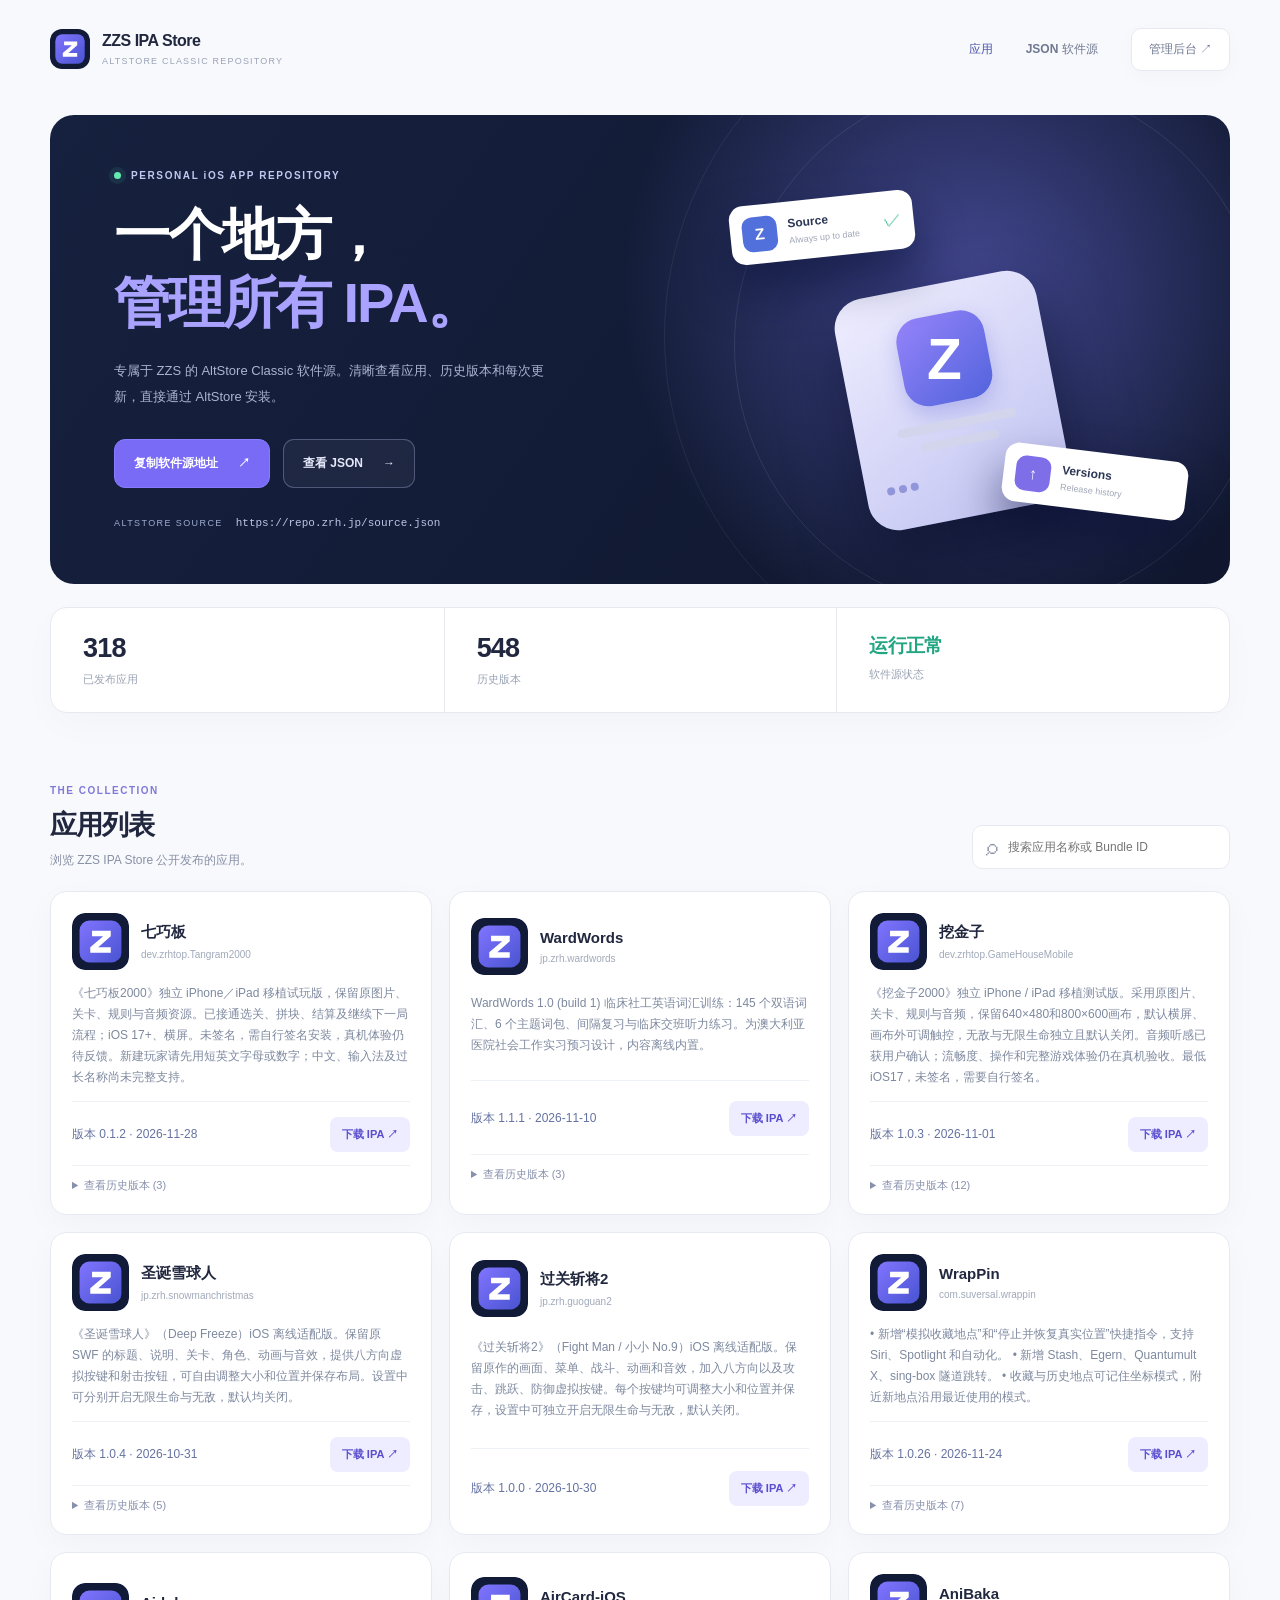
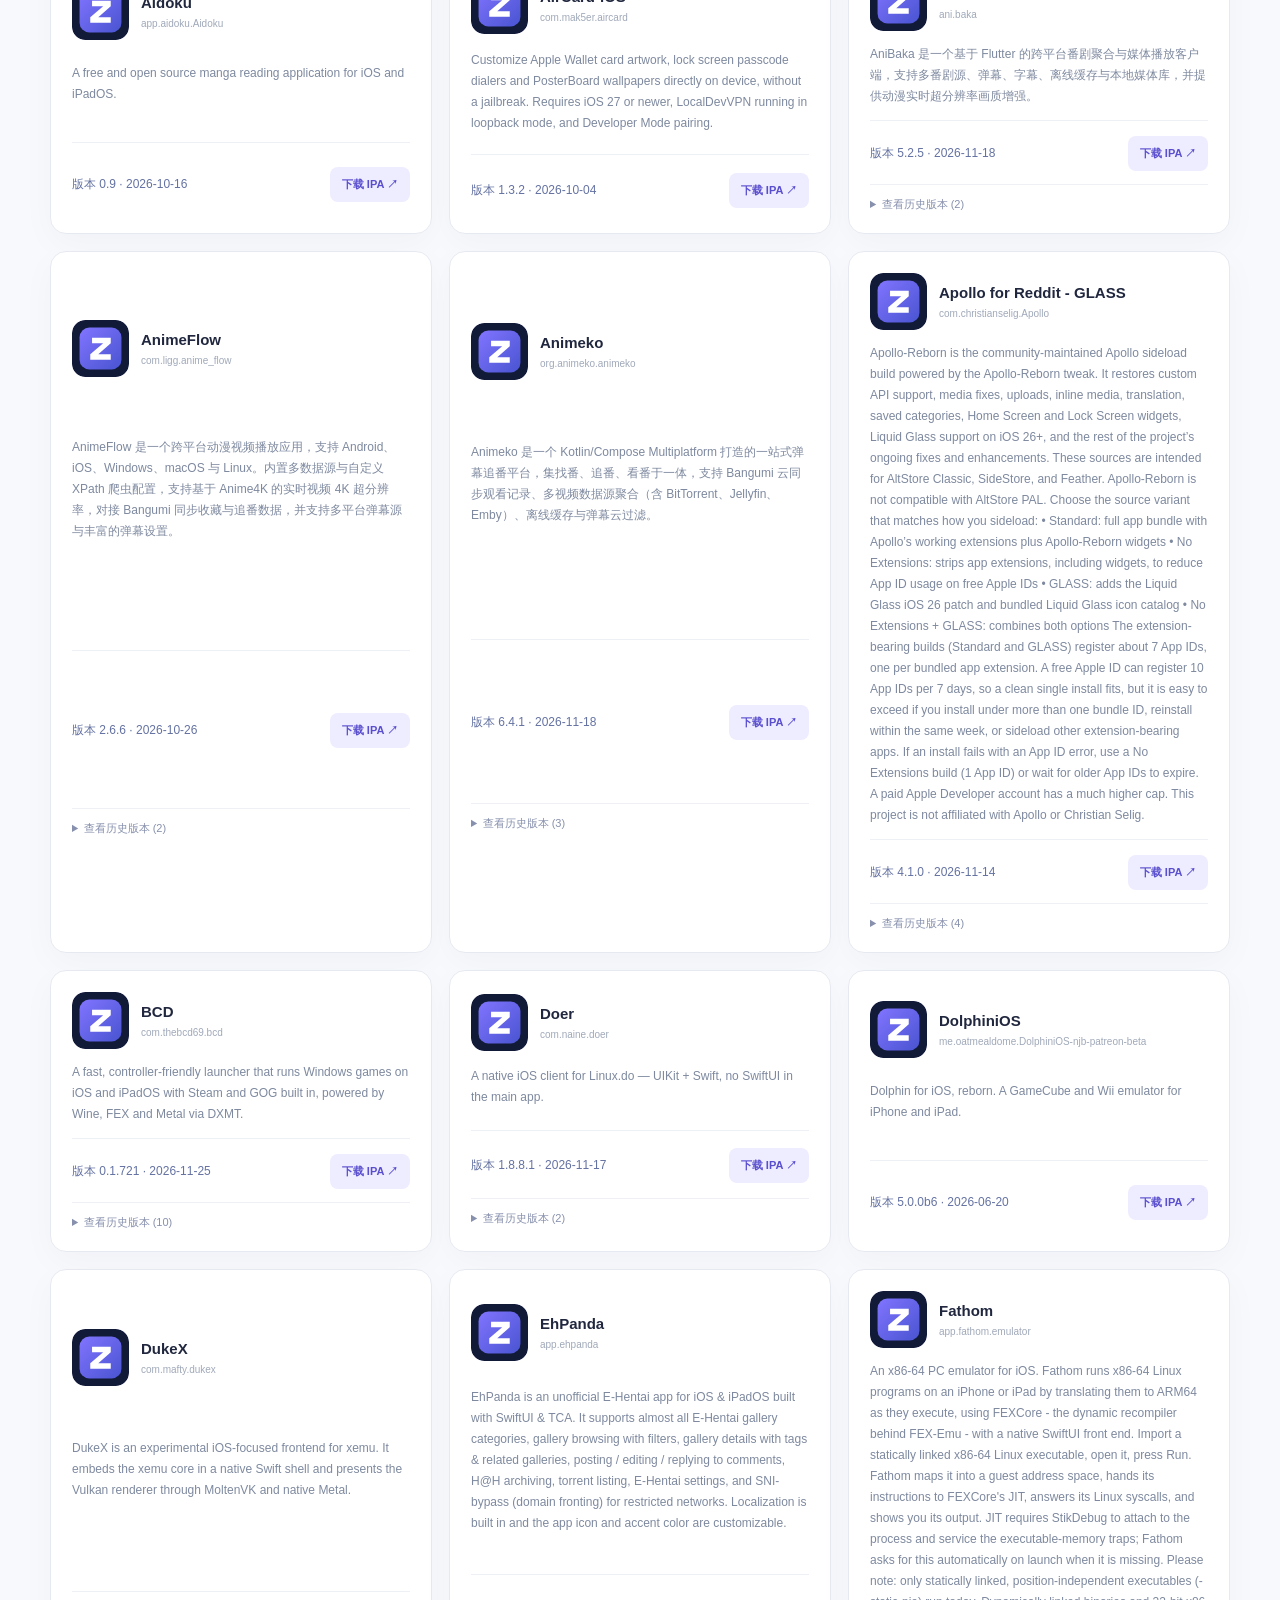
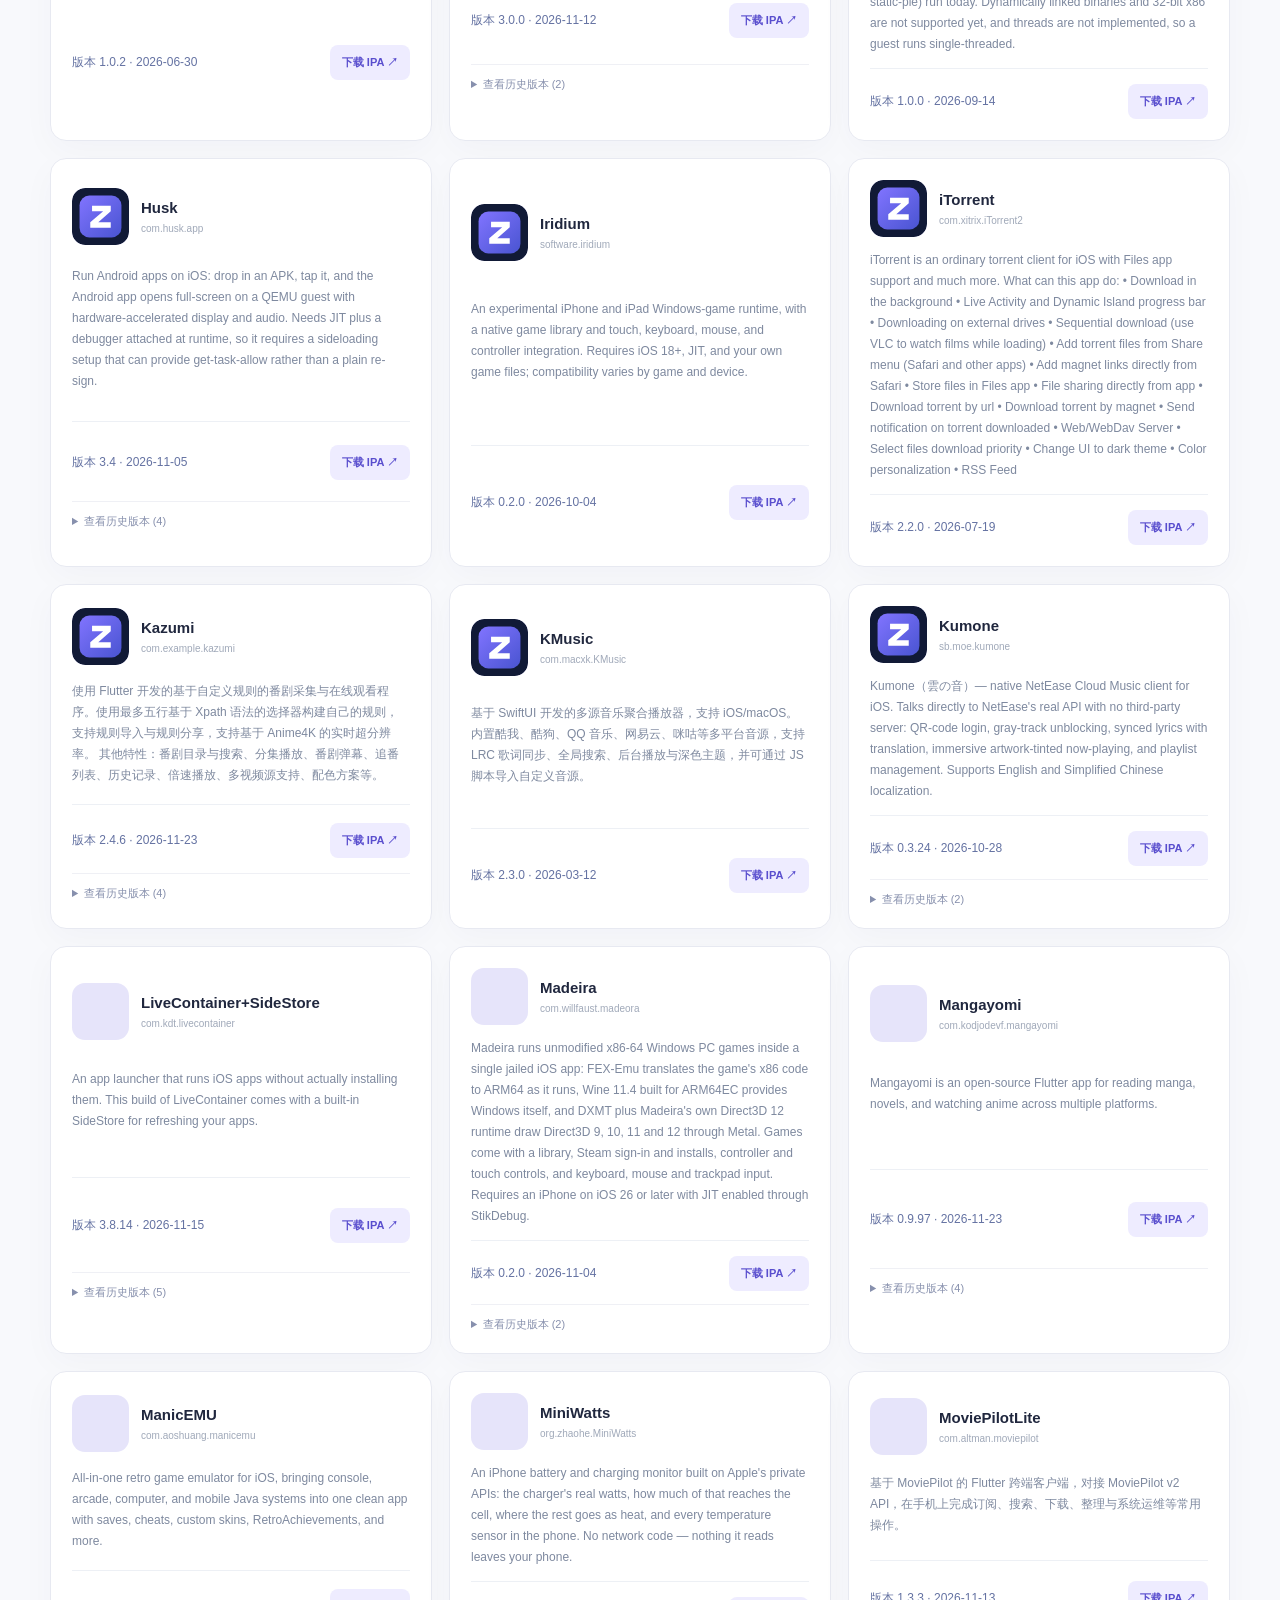
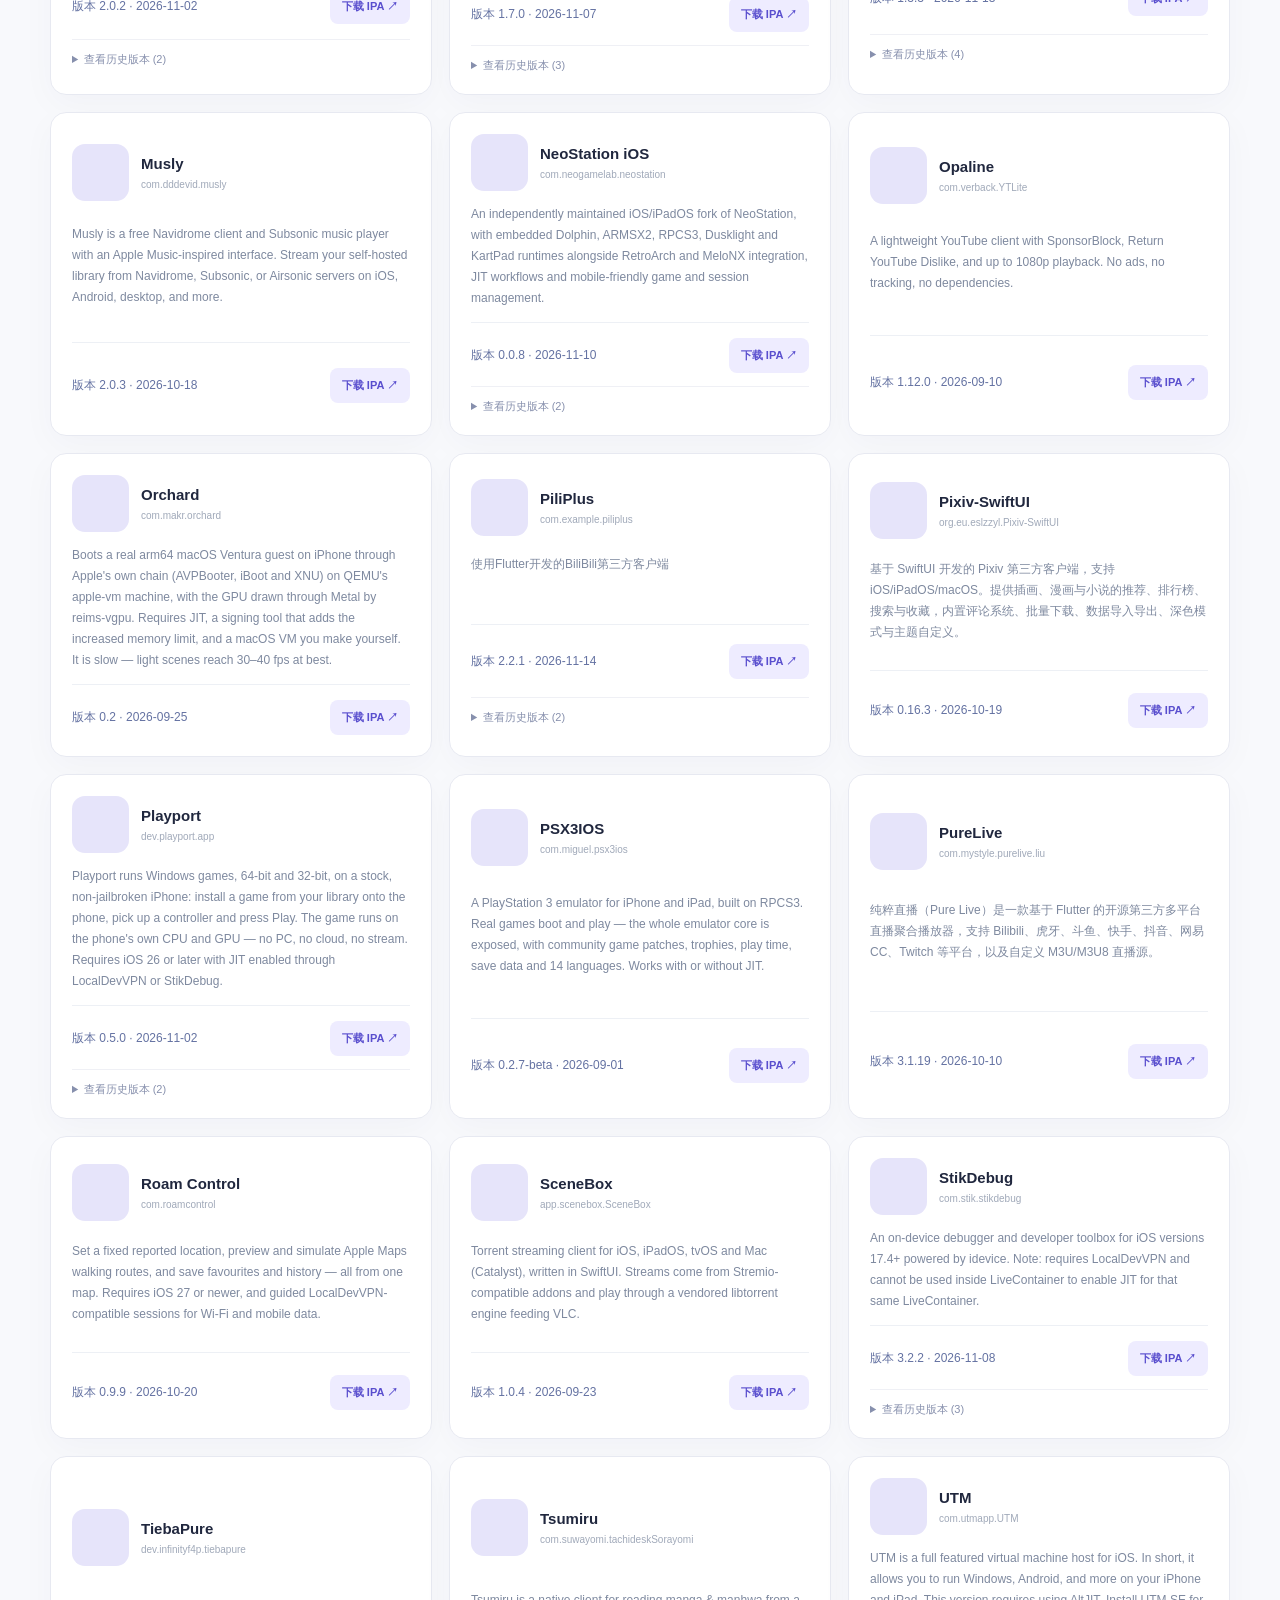
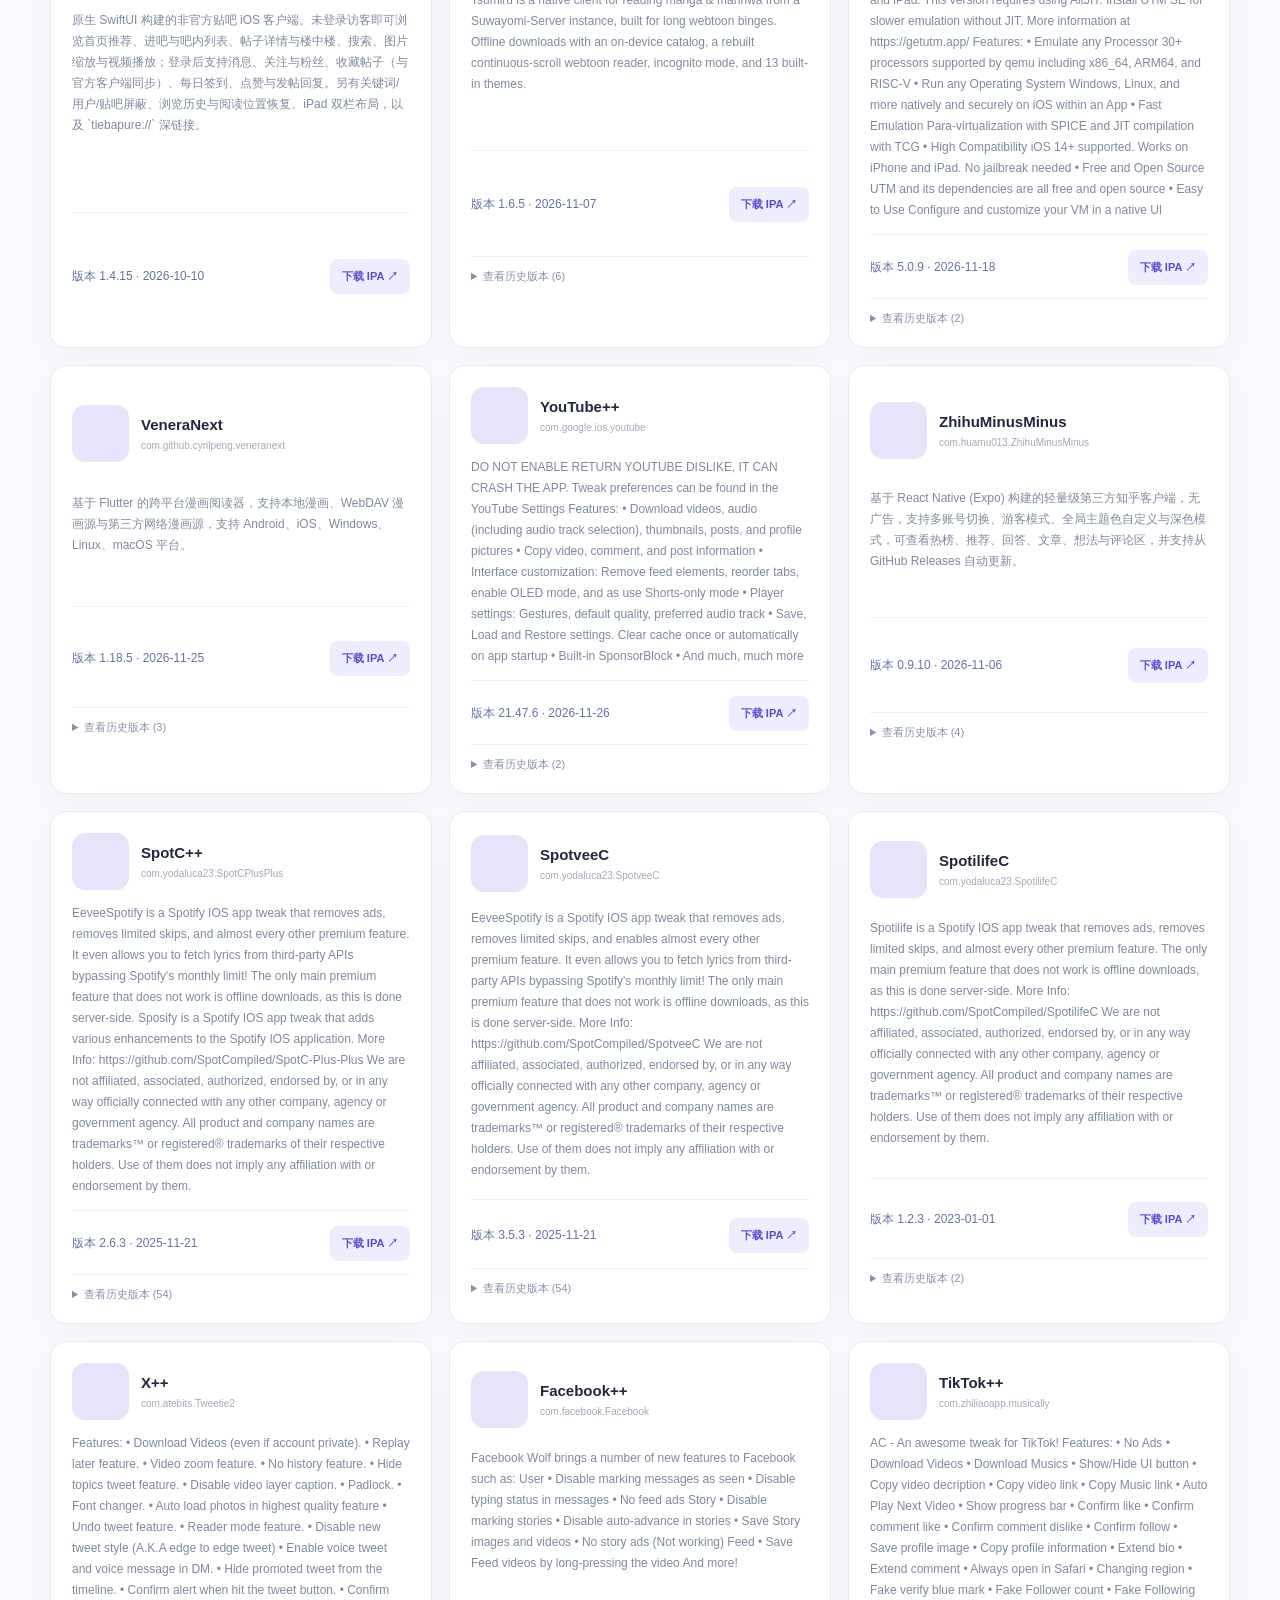
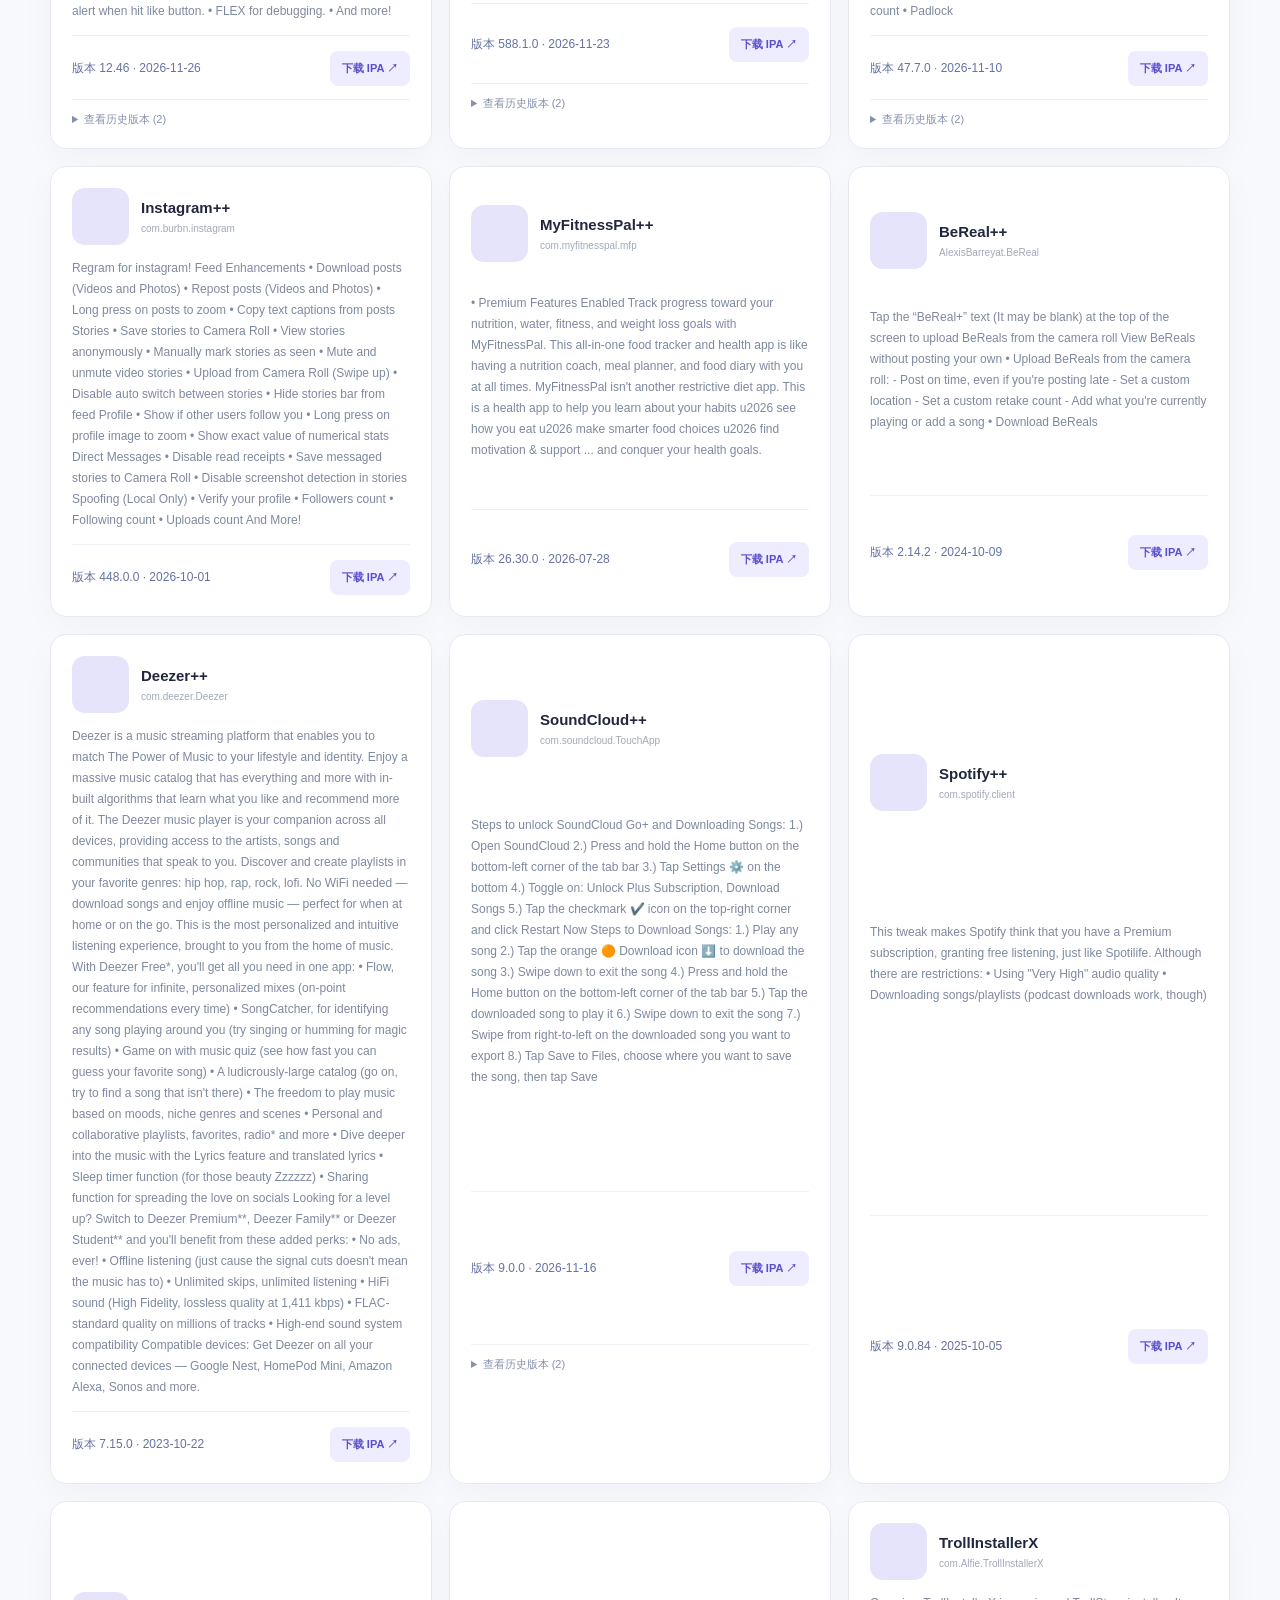
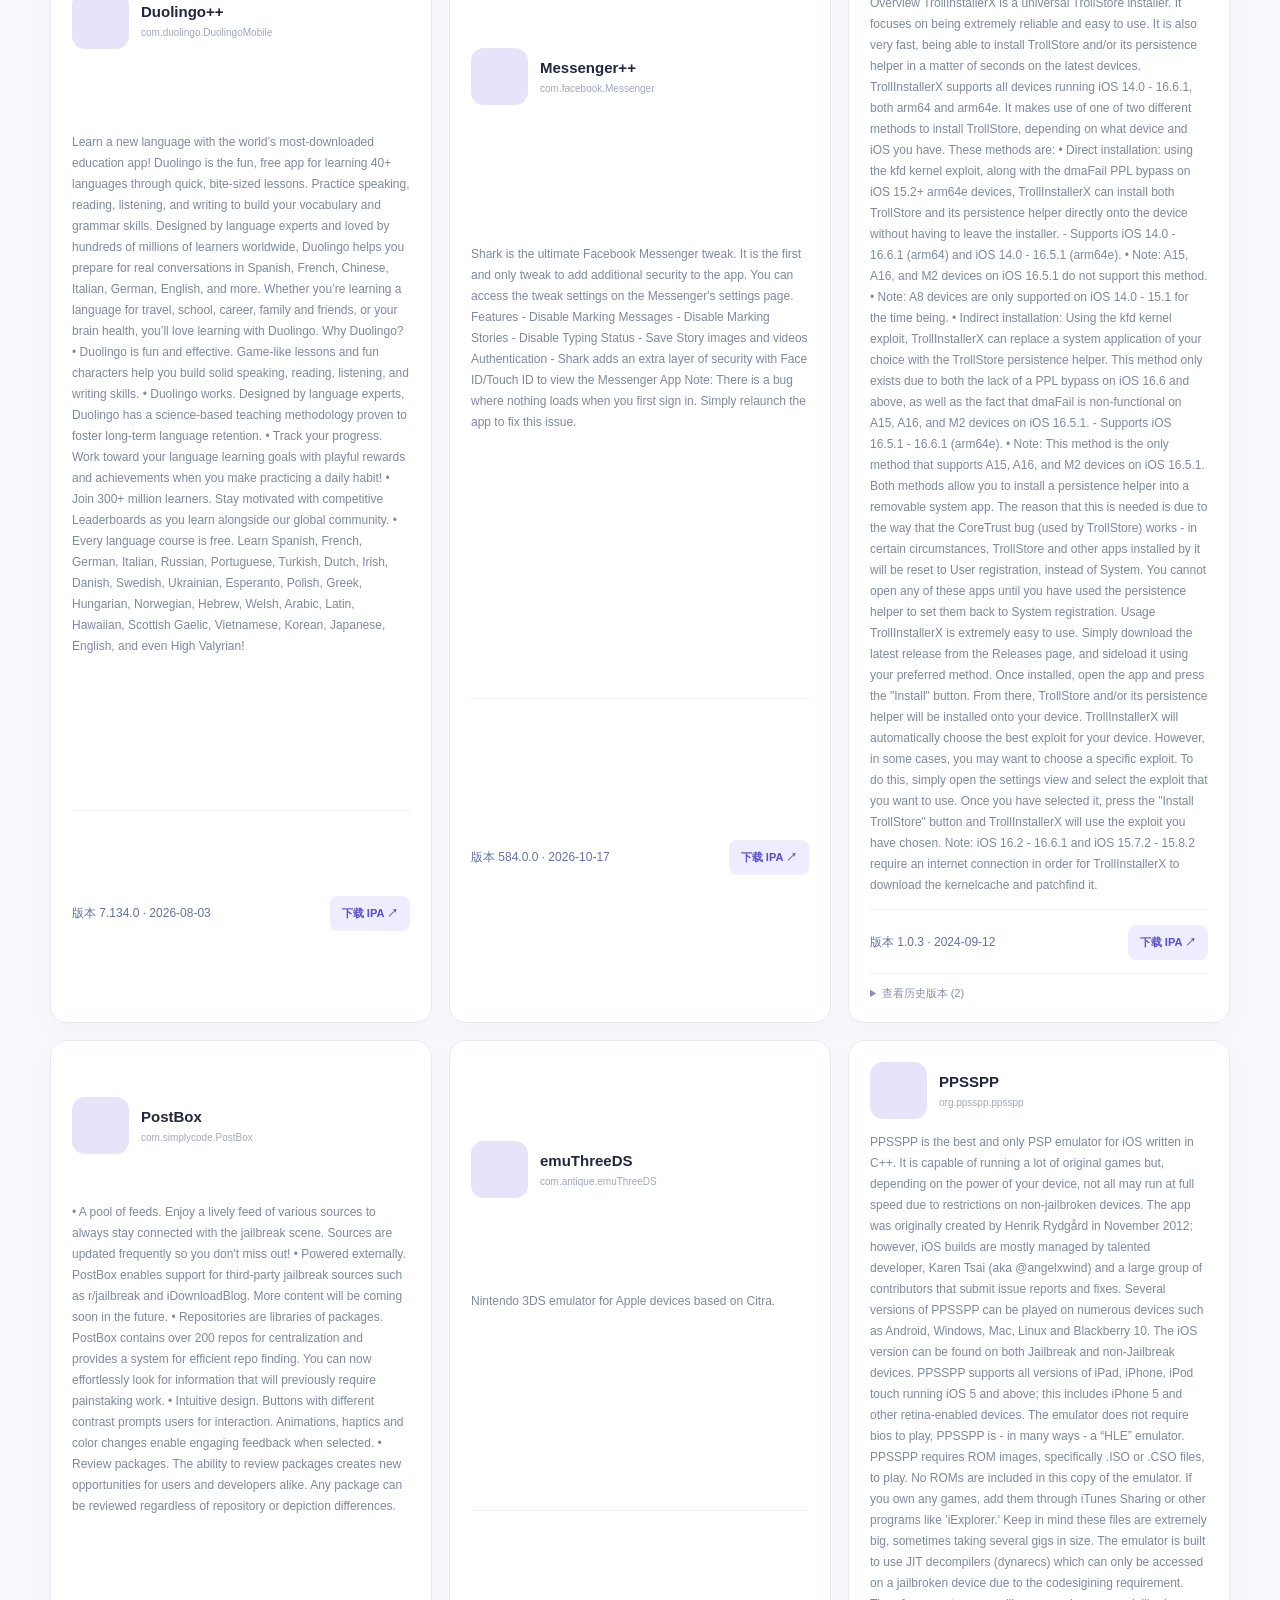
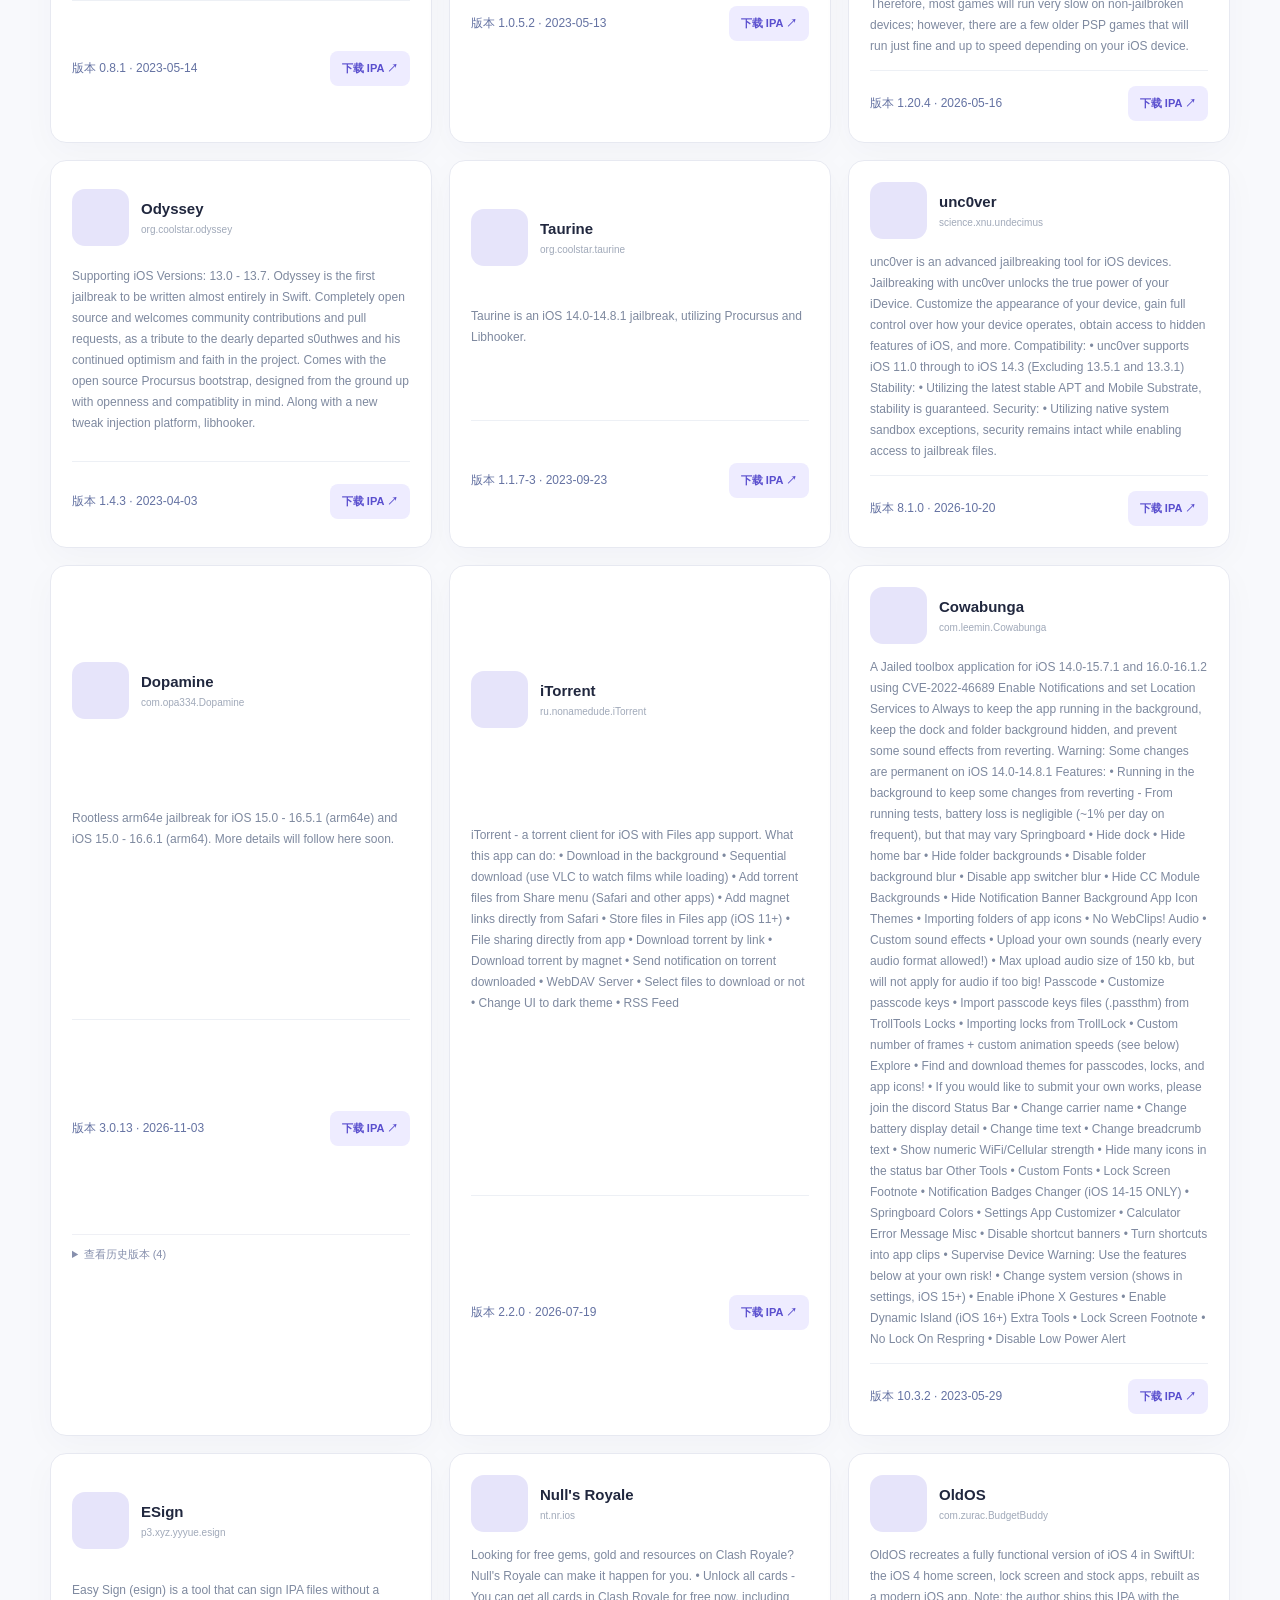
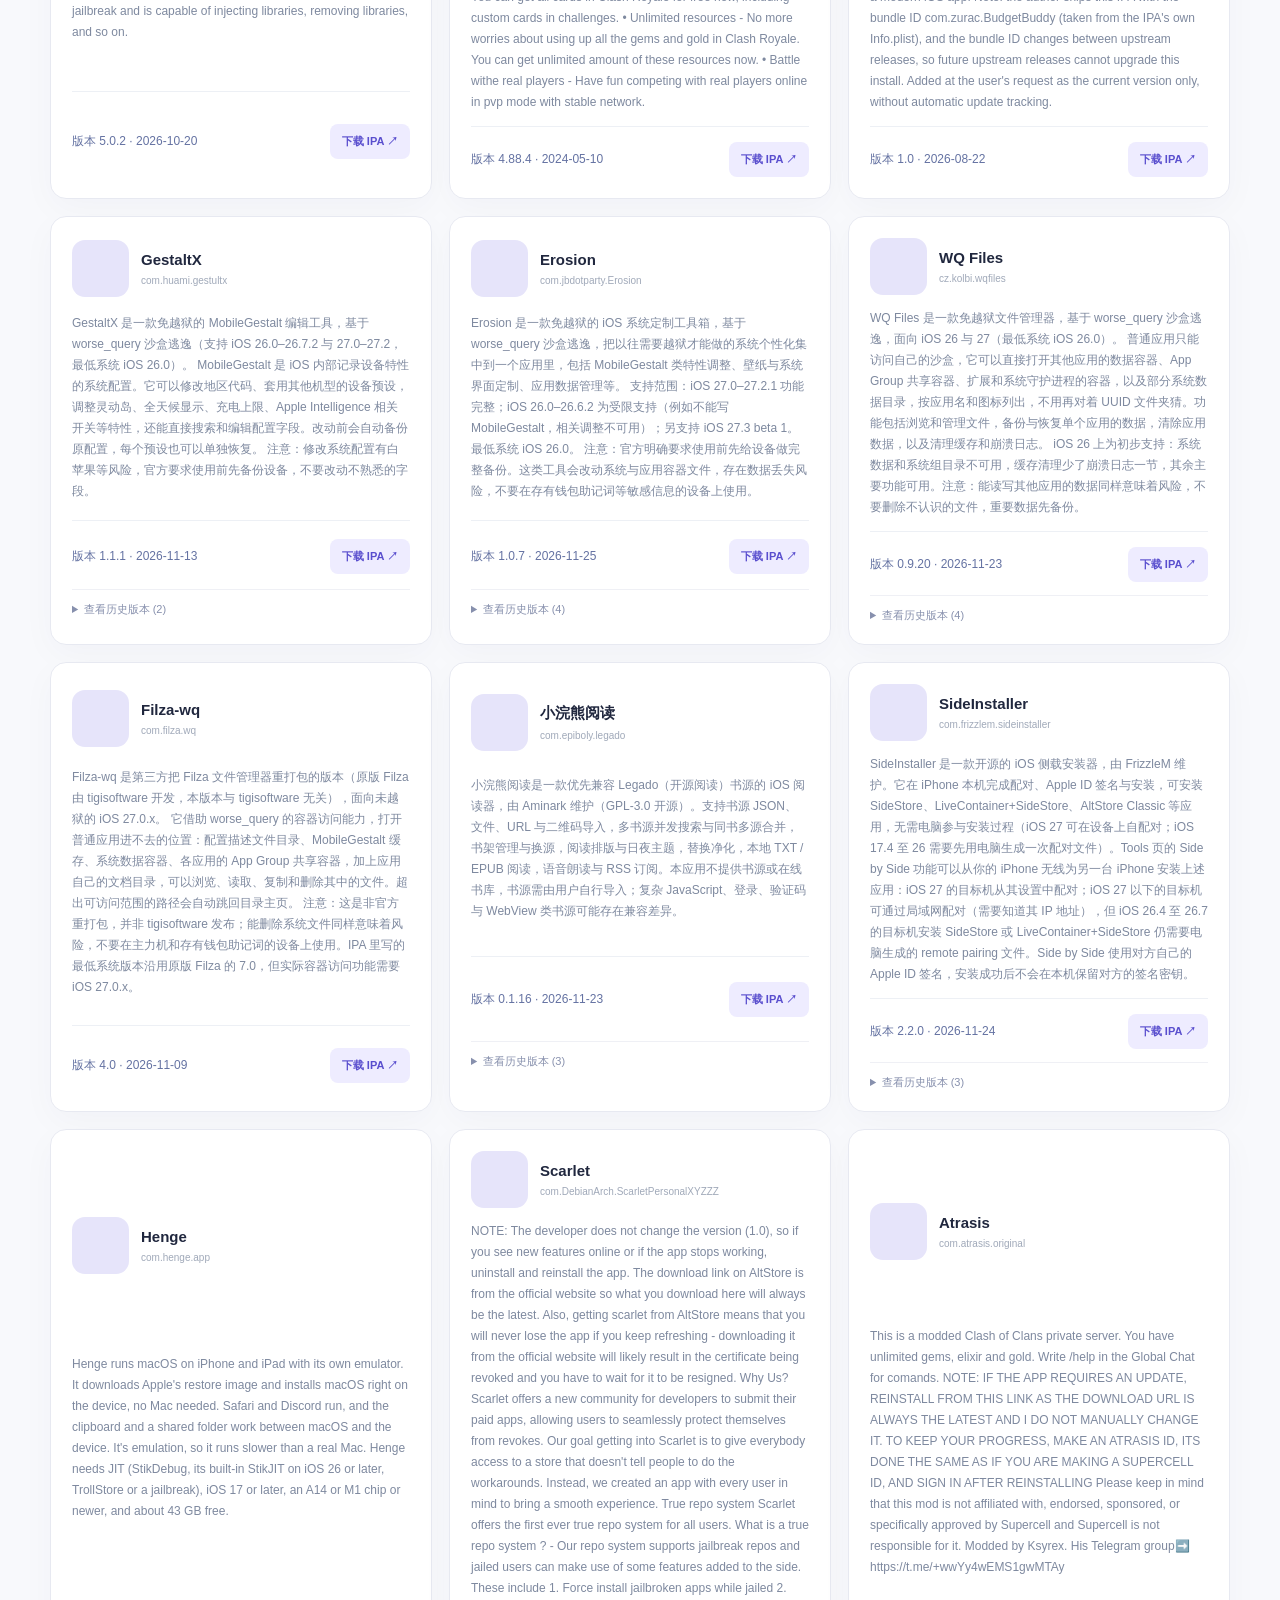
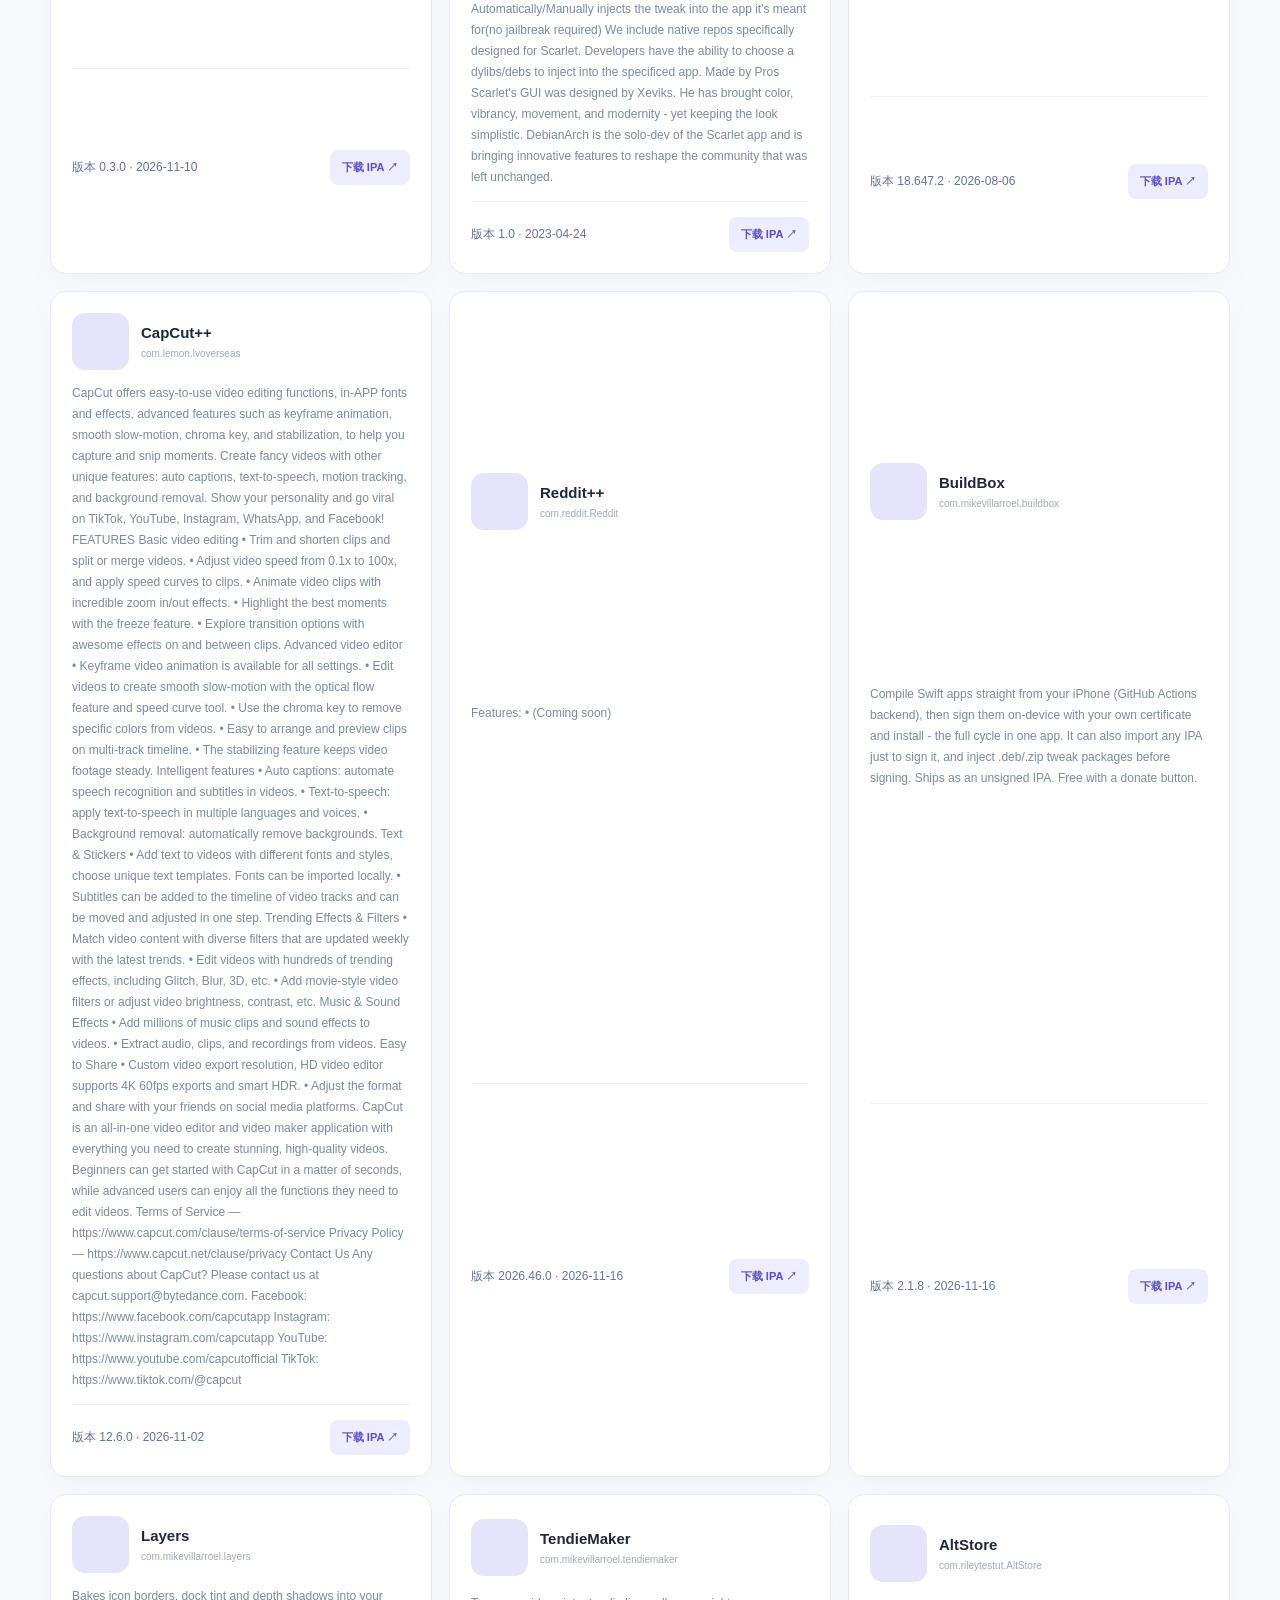
<file: docs/index.html>
<!DOCTYPE html>
<html lang="zh-CN">
<head>
  <meta charset="utf-8">
  <meta name="viewport" content="width=device-width,initial-scale=1">
  <meta name="theme-color" content="#101832">
  <meta name="description" content="ZZS IPA Store · 个人 AltStore Classic 软件源">
  <meta http-equiv="Content-Security-Policy" content="default-src 'none'; script-src 'self'; style-src 'self'; img-src 'self' https: data:; connect-src 'self'; base-uri 'none'; object-src 'none'">
  <title>ZZS IPA Store · 独立 IPA 软件源</title>
  <link rel="icon" href="./icon.svg" type="image/svg+xml">
  <link rel="stylesheet" href="./style.css">
  <script src="./public.js" defer></script>
</head>
<body>
<div class="noise"></div>
<div class="layout">
  <nav class="nav">
    <a href="/" class="brand"><img src="./icon.svg" width="40" height="40" alt=""><span><strong>ZZS IPA Store</strong><small>ALTSTORE CLASSIC REPOSITORY</small></span></a>
    <div class="nav-links"><a class="selected" href="/">应用</a><a href="./source.json" target="_blank" rel="noopener">JSON 软件源</a><a class="admin-link" href="./admin/">管理后台 <span aria-hidden="true">↗</span></a></div>
  </nav>
  <main>
    <section class="hero">
      <div class="hero-content"><div class="chip"><span class="dot"></span> PERSONAL iOS APP REPOSITORY</div>
        <h1>一个地方，<br><em>管理所有 IPA。</em></h1>
        <p>专属于 ZZS 的 AltStore Classic 软件源。清晰查看应用、历史版本和每次更新，直接通过 AltStore 安装。</p>
        <div class="hero-actions">
          <button type="button" class="button primary" id="copySource">复制软件源地址 <span>↗</span></button>
          <a class="button secondary" href="./source.json">查看 JSON <span>→</span></a>
        </div>
        <div class="source-address"><span>ALTSTORE SOURCE</span><code id="sourceURL">https://repo.zrh.jp/source.json</code></div>
      </div>
      <div class="art" aria-hidden="true"><div class="orb orb-one"></div><div class="orb orb-two"></div><div class="visual-card left"><div class="mini-icon blue">Z</div><div><b>Source</b><small>Always up to date</small></div><span class="check">✓</span></div><div class="visual-main"><div class="glyph"><span>Z</span></div><div class="visual-line wide"></div><div class="visual-line short"></div><div class="bottom-bar"><span class="app-dots"><i></i><i></i><i></i></span><span class="pill">iOS</span></div></div><div class="visual-card right"><div class="mini-icon purple">↑</div><div><b>Versions</b><small>Release history</small></div></div></div>
    </section>
    <section class="summary" aria-label="软件源统计"><div><span class="number" id="appCount">0</span><span>已发布应用</span></div><div><span class="number" id="versionCount">0</span><span>历史版本</span></div><div><span class="number good" id="status">加载中</span><span>软件源状态</span></div></section>
    <section class="catalog"><div class="section-heading"><div><span class="kicker">THE COLLECTION</span><h2>应用列表</h2><p>浏览 ZZS IPA Store 公开发布的应用。</p></div><label class="search-wrap"><span aria-hidden="true">⌕</span><input type="search" id="searchApps" placeholder="搜索应用名称或 Bundle ID" aria-label="搜索应用" autocomplete="off"></label></div><div class="apps" id="apps"><div class="empty"><span class="empty-illustration">◇</span><h3>正在读取软件源</h3><p>尝试连接最新应用列表…</p></div></div></section>
    <section class="howto"><div class="howto-number">01 / GET STARTED</div><h2>如何添加到 AltStore？</h2><p>在 iPhone 上打开 AltStore Classic，进入 <strong>Sources</strong>，点击 <strong>+</strong>，粘贴下面的地址即可。</p><div class="address-row"><code>https://repo.zrh.jp/source.json</code><button id="copyBottom" type="button">复制地址</button></div></section>
  </main>
  <footer><span>© ZZS IPA Store · Powered by GitHub Pages</span><span><a href="https://github.com/zrhtop/ZZS-IPA-Store" target="_blank" rel="noopener">GitHub</a> · <a href="./admin/">Admin</a></span></footer>
</div>
<div id="toast" role="status" aria-live="polite" hidden></div>
</body></html>
</file>
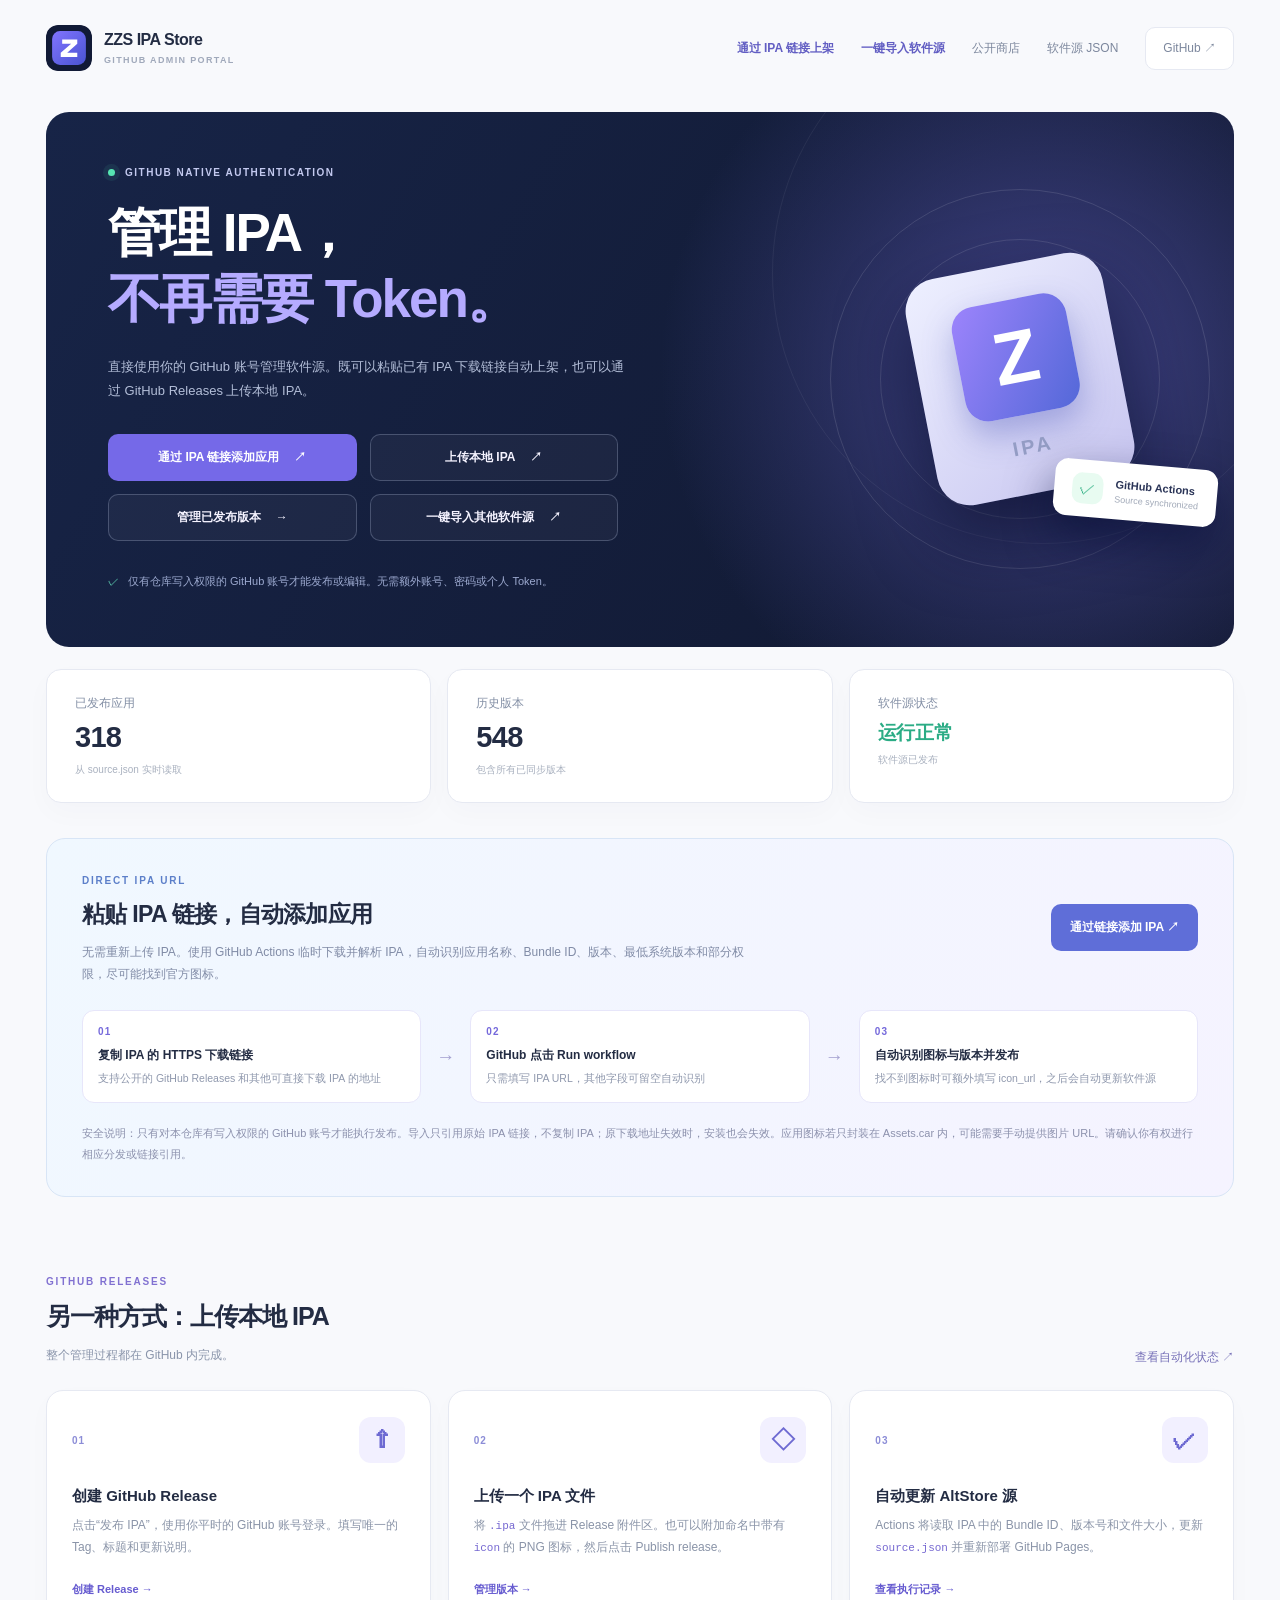
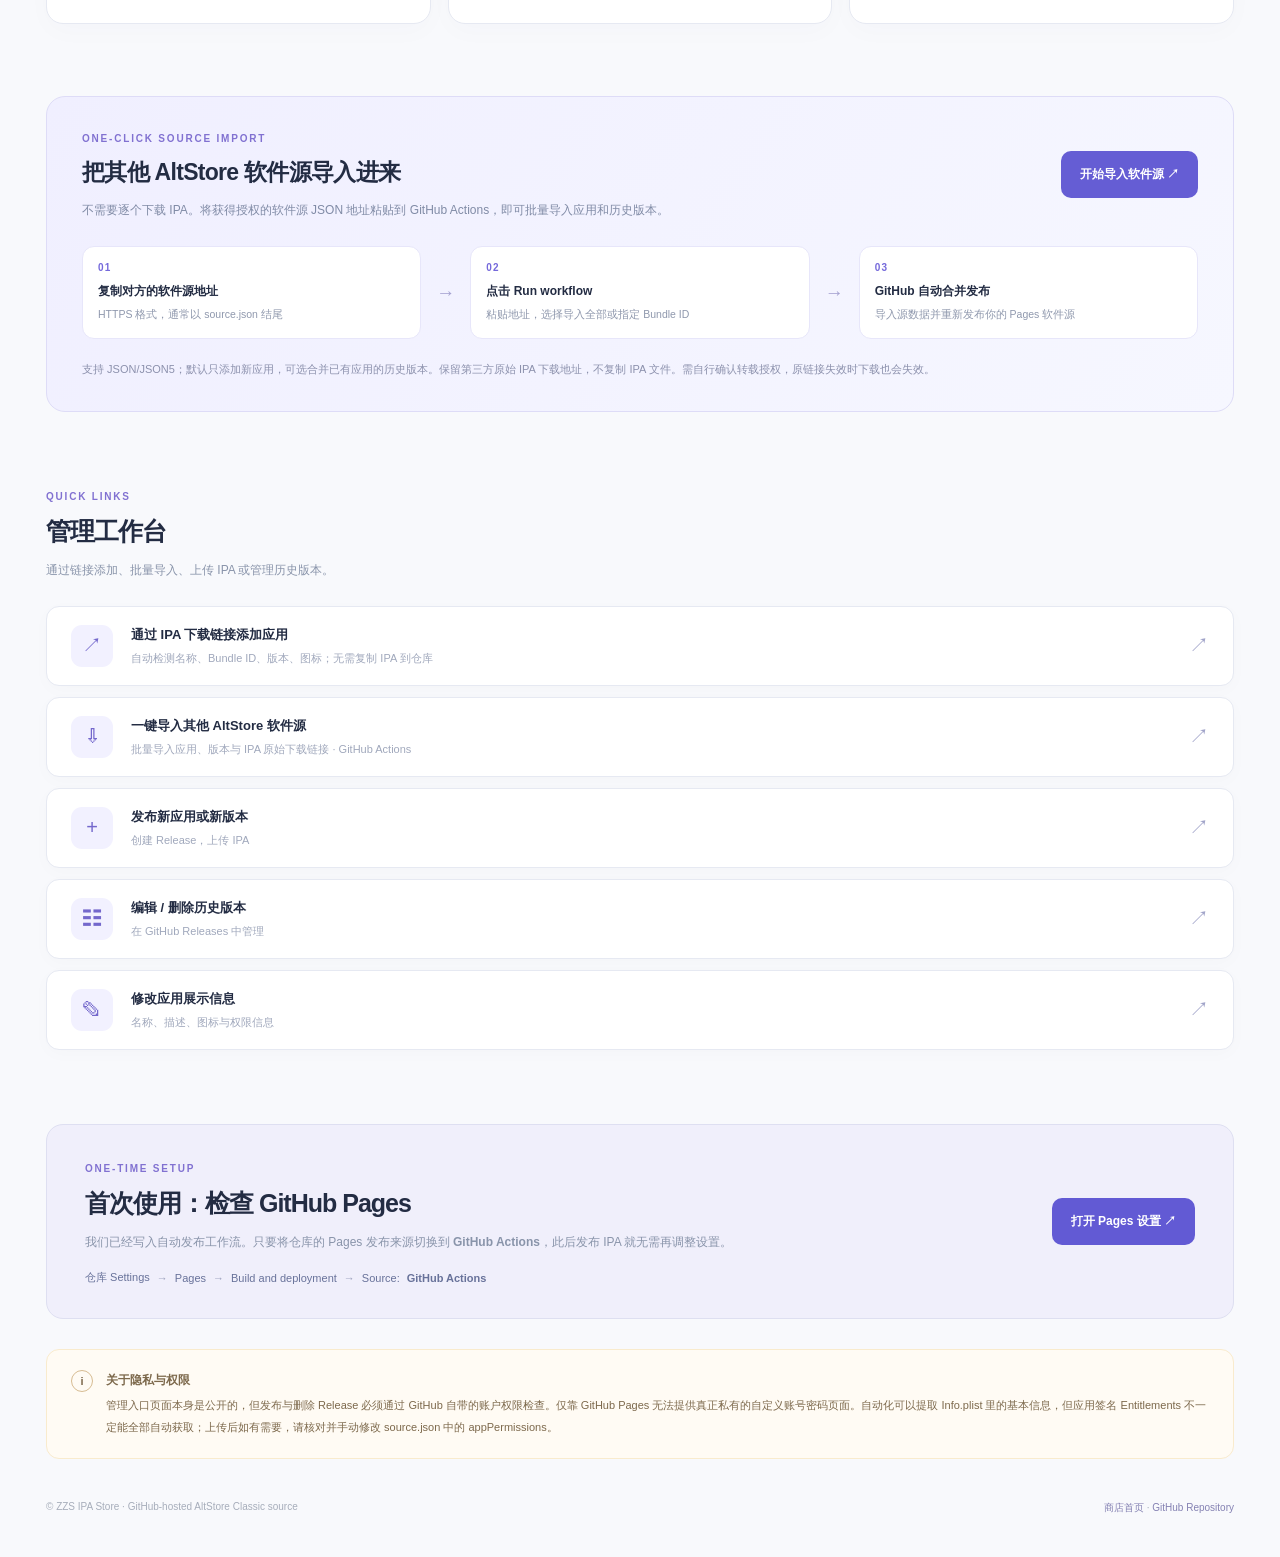
<file: docs/admin/index.html>
<!doctype html>
<html lang="zh-CN">
<head>
<meta charset="utf-8">
<meta name="viewport" content="width=device-width,initial-scale=1">
<meta name="theme-color" content="#161e3b">
<meta name="description" content="ZZS IPA Store 管理入口：通过 GitHub 登录发布 IPA，无需自建 Token 或密码。">
<meta http-equiv="Content-Security-Policy" content="default-src 'none'; script-src 'self'; style-src 'self'; img-src 'self' https: data:; connect-src 'self'; base-uri 'none'; form-action 'none'; object-src 'none'">
<title>管理中心 | ZZS IPA Store</title>
<link rel="icon" href="../icon.svg" type="image/svg+xml">
<link rel="stylesheet" href="./admin.css">
<script src="./admin.js" defer></script>
</head>
<body>
<div class="layout">
<header class="topbar">
  <a href="../" class="brand">
    <img src="../icon.svg" alt="" width="46" height="46">
    <span><strong>ZZS IPA Store</strong><small>GITHUB ADMIN PORTAL</small></span>
  </a>
  <nav class="navlinks"><a class="nav-import" href="#add-ipa-link">通过 IPA 链接上架</a><a class="nav-import" href="#import-source">一键导入软件源</a><a href="../">公开商店</a><a href="../source.json">软件源 JSON</a><a class="nav-github" href="https://github.com/zrhtop/ZZS-IPA-Store" target="_blank" rel="noopener noreferrer">GitHub ↗</a></nav>
</header>
<main>
<section class="hero">
  <div class="hero-content">
    <div class="eyebrow"><span class="status-dot"></span> GITHUB NATIVE AUTHENTICATION</div>
    <h1>管理 IPA，<br><em>不再需要 Token。</em></h1>
    <p>直接使用你的 GitHub 账号管理软件源。既可以粘贴已有 IPA 下载链接自动上架，也可以通过 GitHub Releases 上传本地 IPA。</p>
    <div class="hero-buttons">
      <a class="button primary" href="https://github.com/zrhtop/ZZS-IPA-Store/actions/workflows/add-ipa-url.yml" target="_blank" rel="noopener noreferrer">通过 IPA 链接添加应用 <span>↗</span></a>
      <a class="button secondary" href="https://github.com/zrhtop/ZZS-IPA-Store/releases/new" rel="noopener noreferrer">上传本地 IPA <span>↗</span></a>
      <a class="button secondary" href="https://github.com/zrhtop/ZZS-IPA-Store/releases" rel="noopener noreferrer">管理已发布版本 <span>→</span></a>
      <a class="button secondary import-hero" href="https://github.com/zrhtop/ZZS-IPA-Store/actions/workflows/import-source.yml" target="_blank" rel="noopener noreferrer">一键导入其他软件源 <span>↗</span></a>
    </div>
    <div class="hero-note"><span class="lock-icon">✓</span> 仅有仓库写入权限的 GitHub 账号才能发布或编辑。无需额外账号、密码或个人 Token。</div>
  </div>
  <div class="hero-art" aria-hidden="true"><span class="ring ring-a"></span><span class="ring ring-b"></span><div class="app-icon-graphic"><div>Z</div><span>IPA</span></div><div class="sync-tag"><span class="success-mark">✓</span><div><b>GitHub Actions</b><small>Source synchronized</small></div></div></div>
</section>

<section class="stats">
  <article><span>已发布应用</span><strong id="appCount">—</strong><small>从 source.json 实时读取</small></article>
  <article><span>历史版本</span><strong id="versionCount">—</strong><small>包含所有已同步版本</small></article>
  <article><span>软件源状态</span><strong id="sourceStatus" class="source-status">检查中</strong><small id="sourceDesc">GitHub Pages</small></article>
</section>

<section class="import-section direct-add" id="add-ipa-link">
  <div class="import-top">
    <div><span class="kicker">DIRECT IPA URL</span><h2>粘贴 IPA 链接，自动添加应用</h2><p>无需重新上传 IPA。使用 GitHub Actions 临时下载并解析 IPA，自动识别应用名称、Bundle ID、版本、最低系统版本和部分权限，尽可能找到官方图标。</p></div>
    <a class="button import-button" href="https://github.com/zrhtop/ZZS-IPA-Store/actions/workflows/add-ipa-url.yml" target="_blank" rel="noopener noreferrer">通过链接添加 IPA ↗</a>
  </div>
  <div class="import-walkthrough">
    <div><span>01</span><b>复制 IPA 的 HTTPS 下载链接</b><small>支持公开的 GitHub Releases 和其他可直接下载 IPA 的地址</small></div>
    <span class="import-arrow">→</span>
    <div><span>02</span><b>GitHub 点击 Run workflow</b><small>只需填写 IPA URL，其他字段可留空自动识别</small></div>
    <span class="import-arrow">→</span>
    <div><span>03</span><b>自动识别图标与版本并发布</b><small>找不到图标时可额外填写 icon_url，之后会自动更新软件源</small></div>
  </div>
  <p class="import-note">安全说明：只有对本仓库有写入权限的 GitHub 账号才能执行发布。导入只引用原始 IPA 链接，不复制 IPA；原下载地址失效时，安装也会失效。应用图标若只封装在 Assets.car 内，可能需要手动提供图片 URL。请确认你有权进行相应分发或链接引用。</p>
</section>

<section class="section">
  <div class="section-top"><div><span class="kicker">GITHUB RELEASES</span><h2>另一种方式：上传本地 IPA</h2><p>整个管理过程都在 GitHub 内完成。</p></div><a href="https://github.com/zrhtop/ZZS-IPA-Store/actions/workflows/publish.yml" target="_blank" rel="noopener noreferrer">查看自动化状态 ↗</a></div>
  <div class="steps">
    <article class="step"><div class="step-head"><span>01</span><div class="icon-tile">⇧</div></div><h3>创建 GitHub Release</h3><p>点击“发布 IPA”，使用你平时的 GitHub 账号登录。填写唯一的 Tag、标题和更新说明。</p><a href="https://github.com/zrhtop/ZZS-IPA-Store/releases/new">创建 Release →</a></article>
    <article class="step"><div class="step-head"><span>02</span><div class="icon-tile">◇</div></div><h3>上传一个 IPA 文件</h3><p>将 <code>.ipa</code> 文件拖进 Release 附件区。也可以附加命名中带有 <code>icon</code> 的 PNG 图标，然后点击 Publish release。</p><a href="https://github.com/zrhtop/ZZS-IPA-Store/releases">管理版本 →</a></article>
    <article class="step"><div class="step-head"><span>03</span><div class="icon-tile">✓</div></div><h3>自动更新 AltStore 源</h3><p>Actions 将读取 IPA 中的 Bundle ID、版本号和文件大小，更新 <code>source.json</code> 并重新部署 GitHub Pages。</p><a href="https://github.com/zrhtop/ZZS-IPA-Store/actions/workflows/publish.yml">查看执行记录 →</a></article>
  </div>
</section>

<section class="import-section" id="import-source">
  <div class="import-top">
    <div><span class="kicker">ONE-CLICK SOURCE IMPORT</span><h2>把其他 AltStore 软件源导入进来</h2><p>不需要逐个下载 IPA。将获得授权的软件源 JSON 地址粘贴到 GitHub Actions，即可批量导入应用和历史版本。</p></div>
    <a class="button import-button" href="https://github.com/zrhtop/ZZS-IPA-Store/actions/workflows/import-source.yml" target="_blank" rel="noopener noreferrer">开始导入软件源 ↗</a>
  </div>
  <div class="import-walkthrough">
    <div><span>01</span><b>复制对方的软件源地址</b><small>HTTPS 格式，通常以 source.json 结尾</small></div>
    <span class="import-arrow">→</span>
    <div><span>02</span><b>点击 Run workflow</b><small>粘贴地址，选择导入全部或指定 Bundle ID</small></div>
    <span class="import-arrow">→</span>
    <div><span>03</span><b>GitHub 自动合并发布</b><small>导入源数据并重新发布你的 Pages 软件源</small></div>
  </div>
  <p class="import-note">支持 JSON/JSON5；默认只添加新应用，可选合并已有应用的历史版本。保留第三方原始 IPA 下载地址，不复制 IPA 文件。需自行确认转载授权，原链接失效时下载也会失效。</p>
</section>
<section class="workspace">
  <div><span class="kicker">QUICK LINKS</span><h2>管理工作台</h2><p>通过链接添加、批量导入、上传 IPA 或管理历史版本。</p></div>
  <div class="workspace-grid">
    <a class="featured-import" href="https://github.com/zrhtop/ZZS-IPA-Store/actions/workflows/add-ipa-url.yml" target="_blank" rel="noopener noreferrer"><span class="link-icon">↗</span><div><b>通过 IPA 下载链接添加应用</b><small>自动检测名称、Bundle ID、版本、图标；无需复制 IPA 到仓库</small></div><span class="arrow">↗</span></a>
    <a class="featured-import" href="https://github.com/zrhtop/ZZS-IPA-Store/actions/workflows/import-source.yml" target="_blank" rel="noopener noreferrer"><span class="link-icon">⇩</span><div><b>一键导入其他 AltStore 软件源</b><small>批量导入应用、版本与 IPA 原始下载链接 · GitHub Actions</small></div><span class="arrow">↗</span></a>
    <a href="https://github.com/zrhtop/ZZS-IPA-Store/releases/new"><span class="link-icon">+</span><div><b>发布新应用或新版本</b><small>创建 Release，上传 IPA</small></div><span class="arrow">↗</span></a>
    <a href="https://github.com/zrhtop/ZZS-IPA-Store/releases"><span class="link-icon">☷</span><div><b>编辑 / 删除历史版本</b><small>在 GitHub Releases 中管理</small></div><span class="arrow">↗</span></a>
    <a href="https://github.com/zrhtop/ZZS-IPA-Store/edit/main/docs/source.json"><span class="link-icon">✎</span><div><b>修改应用展示信息</b><small>名称、描述、图标与权限信息</small></div><span class="arrow">↗</span></a>
  </div>
</section>

<section class="setup">
  <div class="setup-left"><span class="kicker">ONE-TIME SETUP</span><h2>首次使用：检查 GitHub Pages</h2><p>我们已经写入自动发布工作流。只要将仓库的 Pages 发布来源切换到 <b>GitHub Actions</b>，此后发布 IPA 就无需再调整设置。</p>
  <div class="setup-steps">仓库 Settings <span>→</span> Pages <span>→</span> Build and deployment <span>→</span> Source: <b>GitHub Actions</b></div>
  </div><a class="button setup-button" href="https://github.com/zrhtop/ZZS-IPA-Store/settings/pages">打开 Pages 设置 ↗</a>
</section>

<section class="caution"><span class="caution-icon">i</span><div><strong>关于隐私与权限</strong><p>管理入口页面本身是公开的，但发布与删除 Release 必须通过 GitHub 自带的账户权限检查。仅靠 GitHub Pages 无法提供真正私有的自定义账号密码页面。自动化可以提取 Info.plist 里的基本信息，但应用签名 Entitlements 不一定能全部自动获取；上传后如有需要，请核对并手动修改 source.json 中的 appPermissions。</p></div></section>
</main>
<footer><span>© ZZS IPA Store · GitHub-hosted AltStore Classic source</span><span><a href="../">商店首页</a> · <a href="https://github.com/zrhtop/ZZS-IPA-Store">GitHub Repository</a></span></footer>
</div>
</body></html>
</file>
<file: docs/style.css>
:root{--bg:#f8f9fc;--ink:#20273e;--muted:#8790a5;--accent:#6459df;--line:#e7e9f1;--dark:#121c37}*{box-sizing:border-box}body{margin:0;font-family:Inter,-apple-system,BlinkMacSystemFont,"Segoe UI","PingFang SC","Microsoft YaHei",sans-serif;color:var(--ink);background:var(--bg);-webkit-font-smoothing:antialiased}a{text-decoration:none;color:inherit}button,input{font:inherit}button{cursor:pointer}.noise{position:fixed;inset:0;pointer-events:none;opacity:.13;background-image:radial-gradient(#aab1c3 .6px,transparent .6px);background-size:6px 6px}.layout{position:relative;max-width:1240px;margin:0 auto;padding:0 30px}.nav{height:98px;display:flex;justify-content:space-between;align-items:center}.brand{display:flex;align-items:center;gap:12px}.brand img{border-radius:12px}.brand strong{font-size:16px;display:block;letter-spacing:-.5px}.brand small{font-size:9px;color:#9aa3b7;letter-spacing:1.2px;display:block;margin-top:6px}.nav-links{display:flex;align-items:center;gap:33px;font-size:12px;color:#6f7891;font-weight:550}.nav-links .selected{color:#4f56ad}.admin-link{background:#fff;border:1px solid var(--line);border-radius:10px;padding:12px 17px;box-shadow:0 5px 20px #20294407}.admin-link:hover{background:#f3f2ff}.hero{margin-top:17px;min-height:455px;border-radius:24px;background:radial-gradient(circle at 78% 37%,#434891 0,transparent 36%),linear-gradient(125deg,#16213f,#10172e);color:#fff;position:relative;overflow:hidden;display:flex;align-items:center}.hero:before{content:"";position:absolute;width:700px;height:700px;border:1px solid #e9ecff12;border-radius:50%;left:52%;top:-130px}.hero:after{content:"";position:absolute;width:530px;height:530px;border:1px solid #e9ecff19;border-radius:50%;left:58%;top:-35px}.hero-content{z-index:2;width:62%;padding:55px 64px}.chip{font-size:10px;color:#c2c8f0;letter-spacing:1.6px;font-weight:650;display:flex;align-items:center;gap:10px}.dot{width:7px;height:7px;border-radius:50%;background:#63e9b1;box-shadow:0 0 0 5px #56e8ad16}.hero h1{font-size:clamp(36px,4.7vw,56px);letter-spacing:-2px;line-height:1.22;margin:20px 0}.hero h1 em{font-style:normal;color:#aaa2ff}.hero p{max-width:440px;font-size:13px;line-height:2;color:#a9b5d1;margin:0}.hero-actions{display:flex;gap:13px;margin-top:29px}.button{border-radius:11px;padding:15px 19px;display:inline-flex;justify-content:center;align-items:center;gap:20px;font-size:12px;font-weight:750;border:1px solid transparent}.button.primary{background:#796bf5;border-color:#887bff;color:#fff}.button.secondary{border-color:#8e96bd70;color:#e5e8fa;background:#ffffff0c}.button:hover{filter:brightness(1.06)}.source-address{margin-top:29px;display:flex;align-items:center;gap:13px;flex-wrap:wrap;color:#9eacd2}.source-address span{font-size:9px;letter-spacing:1.4px}.source-address code{font:11px ui-monospace,Consolas,monospace;color:#bbc7e8}.art{position:absolute;right:5%;width:37%;height:390px;display:grid;place-items:center;z-index:1}.visual-main{height:235px;width:205px;border-radius:30px;background:linear-gradient(150deg,#efeeff,#bfc1f1);box-shadow:0 30px 65px #060b2090;transform:rotate(-11deg);position:relative;display:flex;align-items:center;flex-direction:column;padding:30px 21px}.glyph{background:linear-gradient(145deg,#9583fa,#5264dc);box-shadow:0 8px 20px #5a5fd34b;width:89px;height:89px;border-radius:24px;color:#fff;display:grid;place-items:center;font-size:57px;font-weight:850}.glyph span{transform:rotate(11deg)}.visual-line{height:9px;background:#d2d5ec;border-radius:10px;margin-top:17px}.visual-line.wide{width:121px}.visual-line.short{width:79px;margin-top:9px}.bottom-bar{width:100%;margin-top:auto;display:flex;justify-content:space-between;align-items:center}.app-dots{display:flex;gap:4px}.app-dots i{width:8px;height:8px;border-radius:50%;background:#9195d9}.pill{font-size:10px;background:#d5d7ef;color:#7279b1;padding:5px 11px;border-radius:15px;font-weight:700}.visual-card{display:flex;align-items:center;gap:11px;padding:12px;background:#fff;border-radius:14px;box-shadow:0 25px 45px #060d3180;position:absolute;color:#2b3555;min-width:184px;z-index:2}.visual-card b{display:block;font-size:12px}.visual-card small{display:block;font-size:9px;color:#9fa6b6;margin-top:5px}.visual-card.left{top:44px;left:-4px;transform:rotate(-6deg)}.visual-card.right{right:-16px;bottom:33px;transform:rotate(7deg)}.mini-icon{display:grid;place-items:center;width:35px;height:35px;border-radius:10px;font-weight:800;color:#fff}.blue{background:#5270dc}.purple{background:#7e6ee8}.check{margin-left:auto;color:#47bf9d;font-size:18px}.summary{display:grid;grid-template-columns:repeat(3,1fr);margin-top:23px;border:1px solid var(--line);border-radius:17px;background:#fff;box-shadow:0 12px 38px #27366106}.summary>div{padding:25px 32px;display:flex;flex-direction:column;gap:8px}.summary>div+div{border-left:1px solid var(--line)}.number{font-weight:750;font-size:27px;letter-spacing:-.8px}.number.good{font-size:19px;color:#22a682}.number.bad{color:#ce5a70}.summary>div span:last-child{font-size:11px;color:#9aa3b4}.catalog{margin-top:67px}.section-heading{display:flex;align-items:flex-end;justify-content:space-between;gap:20px;margin-bottom:22px}.kicker{font-size:10px;font-weight:700;letter-spacing:1.5px;color:#8179d7}.section-heading h2{font-size:27px;letter-spacing:-1px;margin:9px 0}.section-heading p{margin:0;font-size:12px;color:var(--muted)}.search-wrap{border:1px solid var(--line);background:#fff;border-radius:10px;display:flex;align-items:center;gap:8px;padding:0 13px;height:44px;color:#8691a8;font-size:23px}.search-wrap input{outline:0;border:0;min-width:210px;color:#28314a;font-size:12px;background:none}.apps{display:grid;grid-template-columns:repeat(3,minmax(0,1fr));gap:17px}.app-card{background:#fff;border:1px solid var(--line);border-radius:16px;padding:21px;box-shadow:0 10px 35px #1e265c08;display:grid;gap:13px}.app-head{display:flex;align-items:center;gap:12px}.app-icon{height:57px;width:57px;border-radius:13px;background:#e6e4fa;object-fit:cover}.app-name{font-size:15px;margin:0}.app-id{font-size:10px;color:#a0a9b9;display:block;margin-top:7px;overflow-wrap:anywhere}.app-desc{font-size:12px;line-height:1.75;color:#7e899f;min-height:47px;margin:0}.app-footer{display:flex;justify-content:space-between;gap:10px;align-items:center;border-top:1px solid #edf0f5;padding-top:15px}.version{font-size:12px;color:#6472a2}.version b{color:#2d3559}.download{font-size:11px;border-radius:8px;background:#eeecff;color:#594ece;padding:10px 12px;font-weight:700}.app-history{font-size:11px;color:#8790ad;border-top:1px solid #eff0f5;padding-top:12px}.app-history summary{cursor:pointer}.app-history a{display:block;margin:11px 0;color:#5a58bc}.empty{grid-column:1/-1;border:1px dashed #d9dce9;background:#ffffffad;border-radius:18px;text-align:center;padding:62px 15px}.empty-illustration{font-size:39px;color:#a29ae0}.empty h3{margin:14px 0 8px;font-size:17px}.empty p{color:var(--muted);font-size:12px;line-height:1.8}.howto{margin-top:70px;border:1px solid #e2e5f0;background:#f0f1fb;border-radius:20px;padding:34px 40px}.howto-number{color:#8275ce;font-size:10px;letter-spacing:2px;font-weight:750}.howto h2{font-size:24px;margin:16px 0 10px}.howto p{color:#78819a;font-size:13px;line-height:1.85}.address-row{display:flex;background:#fff;padding:11px;border-radius:12px;align-items:center;justify-content:space-between;gap:13px;max-width:660px;margin-top:22px}.address-row code{font-size:12px;overflow-wrap:anywhere;padding-left:11px;color:#52608a}.address-row button{border:0;background:#5f60ce;color:#fff;border-radius:9px;padding:12px 16px;white-space:nowrap;font-size:11px}footer{display:flex;align-items:center;justify-content:space-between;gap:15px;color:#9da5b4;font-size:10.5px;padding:38px 0}footer a{color:#797ca0}#toast{position:fixed;bottom:25px;right:25px;background:#252c4f;color:#fff;padding:14px 20px;border-radius:10px;box-shadow:0 12px 38px #10152f30;font-size:12px;z-index:9}
@media(max-width:980px){.hero-content{padding:46px 38px}.art{right:2%;transform:scale(.82)}.apps{grid-template-columns:repeat(2,minmax(0,1fr))}}@media(max-width:740px){.layout{padding:0 15px}.nav{height:auto;gap:12px;align-items:flex-start;padding:21px 0;flex-direction:column}.nav-links{gap:16px;font-size:11px;width:100%;justify-content:space-between}.nav-links .admin-link{padding:9px 11px}.hero{margin-top:4px}.hero-content{padding:34px 23px;width:100%}.hero h1{font-size:37px}.hero p{font-size:12px}.art{display:none}.hero-actions{flex-wrap:wrap}.summary>div{padding:18px 12px}.number{font-size:23px}.number.good{font-size:15px}.catalog{margin-top:50px}.section-heading{align-items:flex-start;flex-direction:column}.search-wrap{width:100%}.search-wrap input{width:100%}.apps{grid-template-columns:1fr}.howto{padding:27px 22px;margin-top:50px}.address-row{align-items:stretch}.address-row code{font-size:10px}footer{flex-wrap:wrap}}
</file>
<file: docs/admin/admin.css>
:root{--bg:#f8f9fc;--ink:#232c43;--muted:#8994aa;--line:#e6e9f2;--purple:#7266e4;--deep:#141e3b}*{box-sizing:border-box}body{font-family:Inter,-apple-system,BlinkMacSystemFont,"Segoe UI","PingFang SC","Microsoft YaHei",sans-serif;color:var(--ink);background:var(--bg);margin:0;-webkit-font-smoothing:antialiased}a{text-decoration:none;color:inherit}a:hover{color:#6661d7}.layout{max-width:1240px;padding:0 26px;margin:auto}.topbar{height:96px;display:flex;align-items:center;justify-content:space-between;gap:16px}.brand{display:flex;align-items:center;gap:12px}.brand img{border-radius:12px}.brand strong{display:block;font-size:16px;letter-spacing:-.5px}.brand small{display:block;margin-top:6px;font-weight:700;color:#a0a9bb;letter-spacing:1.35px;font-size:9px}.navlinks{display:flex;gap:27px;align-items:center;font-size:12px;color:#7c879d}.nav-github{border:1px solid var(--line);background:#fff;border-radius:10px;padding:12px 17px}.hero{margin-top:16px;border-radius:23px;background:radial-gradient(circle at 84% 48%,#42448a 0,transparent 37%),linear-gradient(120deg,#172447,#111830);color:#fff;min-height:430px;display:flex;align-items:center;position:relative;overflow:hidden}.hero:before{content:"";position:absolute;border:1px solid #ffffff0f;width:540px;height:540px;right:-80px;border-radius:50%;top:-110px}.hero-content{z-index:2;position:relative;padding:55px 62px;max-width:750px;width:65%}.eyebrow{font-size:10px;letter-spacing:1.5px;color:#c3c9ef;font-weight:700;display:flex;align-items:center;gap:10px}.status-dot{width:7px;height:7px;background:#56e5b2;box-shadow:0 0 0 5px #58deb115;border-radius:50%;display:inline-block}.hero h1{font-size:clamp(33px,4.7vw,53px);line-height:1.25;letter-spacing:-2px;margin:22px 0}.hero h1 em{color:#b5abff;font-style:normal}.hero p{color:#b3bed8;line-height:1.9;max-width:520px;font-size:13px;margin:0}.hero-buttons{display:grid;grid-template-columns:repeat(2,minmax(0,1fr));gap:13px;margin:30px 0 0;max-width:510px}.hero-buttons .button{width:100%;min-width:0;min-height:47px;text-align:center;white-space:normal}.button{padding:14px 18px;border-radius:10px;display:inline-flex;gap:15px;align-items:center;justify-content:center;font-weight:700;font-size:12px;border:1px solid transparent}.button.primary{background:#7569e8;color:#fff}.button.secondary{border-color:#919ab760;color:#f5f3ff;background:#ffffff0a}.hero-note{margin-top:31px;font-size:11px;color:#9ca9cf;line-height:1.8;display:flex;gap:9px;align-items:flex-start}.lock-icon{color:#6bedc4}.hero-art{position:absolute;right:1%;width:34%;height:390px;display:grid;place-items:center}.ring{border:1px solid #ffffff1e;position:absolute;border-radius:50%}.ring-a{width:280px;height:280px}.ring-b{width:380px;height:380px}.app-icon-graphic{z-index:2;transform:rotate(-11deg);background:linear-gradient(145deg,#eef0ff,#c7c5f0);width:200px;height:230px;border-radius:33px;box-shadow:0 33px 72px #03082098;display:grid;place-items:center;padding:24px}.app-icon-graphic div{border-radius:23px;background:linear-gradient(125deg,#9d84fc,#5368d8);width:116px;height:116px;display:grid;place-items:center;color:#fff;font-size:74px;font-weight:900;box-shadow:0 15px 32px #4c55b865}.app-icon-graphic>span{font-size:20px;font-weight:850;color:#949dc5;letter-spacing:3px}.sync-tag{position:absolute;z-index:3;background:#fff;box-shadow:0 20px 45px #050d3490;padding:13px 18px;border-radius:13px;display:flex;align-items:center;gap:12px;color:#2a3457;right:5px;bottom:53px;transform:rotate(5deg)}.success-mark{background:#e8fbf1;color:#2eaf83;border-radius:10px;display:grid;place-items:center;width:31px;height:31px}.sync-tag b{display:block;font-size:11px}.sync-tag small{font-size:9px;display:block;color:#a1a9b8;margin-top:4px}.stats{display:grid;grid-template-columns:repeat(3,1fr);gap:16px;margin-top:22px}.stats article{background:white;border:1px solid var(--line);border-radius:15px;padding:25px 28px;display:flex;flex-direction:column;gap:11px;box-shadow:0 10px 28px #18284806}.stats article span{font-size:12px;color:#838fa5}.stats article strong{font-size:29px;line-height:1;letter-spacing:-.7px}.stats article strong.source-status{font-size:19px;letter-spacing:-.3px}.stats article strong.ok{color:#2bac85}.stats article strong.error{color:#bf516c}.stats article small{font-size:10px;color:#a9b1bf}.section{margin-top:74px}.section-top{display:flex;align-items:flex-end;justify-content:space-between;gap:20px;margin-bottom:24px}.kicker{font-size:10px;color:#8171d1;letter-spacing:1.8px;font-weight:750}.section-top h2,.workspace h2,.setup h2{font-size:25px;letter-spacing:-1px;margin:11px 0}.section-top p,.workspace p,.setup p{font-size:12px;color:var(--muted);line-height:1.85;margin:0}.section-top>a{font-size:12px;color:#7771b8;white-space:nowrap}.steps{display:grid;grid-template-columns:repeat(3,minmax(0,1fr));gap:17px}.step{border:1px solid var(--line);border-radius:17px;padding:26px 25px;background:#fff;box-shadow:0 8px 27px #1b2a5605;display:flex;flex-direction:column}.step-head{display:flex;justify-content:space-between;align-items:center;color:#8c8dd7;font-weight:700;font-size:10px;letter-spacing:1px}.icon-tile{font-size:24px;color:#6e6ad2;background:#f2f0ff;border-radius:12px;width:46px;height:46px;display:grid;place-items:center}.step h3{font-size:15px;margin:24px 0 9px}.step p{font-size:12px;color:#8a94a8;line-height:1.8;margin:0;flex:1}.step a{font-size:11px;color:#665bd0;font-weight:700;margin-top:23px}.step code{color:#7668d1;font-size:11px}.workspace{margin-top:74px}.workspace-grid{display:grid;gap:11px;margin-top:24px}.workspace-grid a{display:flex;align-items:center;gap:18px;border:1px solid var(--line);border-radius:13px;background:#fff;padding:18px 24px;box-shadow:0 4px 18px #17264805}.workspace-grid a:hover{background:#f5f4ff}.link-icon{font-size:20px;color:#7468cc;background:#f2f1ff;width:42px;height:42px;display:grid;place-items:center;border-radius:11px}.workspace-grid a div{flex:1}.workspace-grid b{display:block;font-size:13px}.workspace-grid small{display:block;margin-top:7px;color:#a0a8bc;font-size:11px}.arrow{font-size:20px;color:#a1a4c9}.setup{margin-top:74px;border-radius:17px;background:#f0effb;border:1px solid #dedff1;padding:33px 38px;display:flex;justify-content:space-between;align-items:center;gap:20px}.setup-left{max-width:760px}.setup p{max-width:680px;line-height:1.9}.setup-steps{margin-top:17px;display:flex;flex-wrap:wrap;gap:7px;align-items:center;font-size:11px;color:#68729a}.setup-steps span{color:#9ca1bd}.setup-button{color:#fff;background:#625ad4;white-space:nowrap}.caution{display:flex;gap:13px;background:#fffbf4;border:1px solid #f9ebcd;padding:20px 24px;border-radius:13px;margin-top:30px;color:#7d694c}.caution-icon{display:grid;place-items:center;border-radius:100%;border:1px solid #d7bc92;width:22px;height:22px;flex:0 0 22px;font-weight:700;font-size:11px}.caution strong{font-size:12px}.caution p{margin:6px 0 0;font-size:11px;line-height:1.95}footer{padding:42px 0;display:flex;justify-content:space-between;gap:15px;flex-wrap:wrap;font-size:10px;color:#a6adba}footer a{color:#8481b2}@media(max-width:870px){.hero-content{width:72%;padding:44px 35px}.hero-art{right:-4%;transform:scale(.77)}.steps{grid-template-columns:1fr 1fr}.step:last-child{grid-column:1/-1}}@media(max-width:640px){.layout{padding:0 15px}.topbar{height:auto;display:grid;gap:14px;padding:20px 0}.navlinks{font-size:11px;justify-content:space-between;gap:12px}.nav-github{padding:10px 12px}.hero{margin-top:3px;min-height:0}.hero-content{width:100%;padding:34px 23px}.hero h1{font-size:37px}.hero p{font-size:12px}.hero-art{display:none}.hero-buttons{grid-template-columns:1fr}.stats{gap:9px}.stats article{padding:17px 12px}.stats article strong{font-size:22px}.stats article strong.source-status{font-size:12px}.stats article span{font-size:11px}.stats article small{font-size:9px;line-height:1.5}.section,.workspace,.setup{margin-top:51px}.section-top{align-items:flex-start;flex-direction:column}.steps{grid-template-columns:1fr}.step:last-child{grid-column:auto}.step{padding:24px}.setup{flex-direction:column;align-items:flex-start;padding:25px 21px}.setup-button{width:100%}.section-top h2,.workspace h2,.setup h2{font-size:22px}}
.import-section{margin-top:72px;background:linear-gradient(124deg,#f0efff,#f6f7ff);border:1px solid #dedcf7;border-radius:19px;padding:31px 35px}.import-top{display:flex;gap:22px;align-items:center;justify-content:space-between}.import-top h2{font-size:23px;letter-spacing:-.7px;margin:11px 0}.import-top p{max-width:670px;font-size:12px;line-height:1.85;color:#808ba6;margin:0}.import-button{background:#655dd4;color:#fff;white-space:nowrap;min-height:45px}.import-button:hover{color:#fff;filter:brightness(1.08)}.import-walkthrough{display:flex;align-items:stretch;gap:15px;margin-top:25px}.import-walkthrough>div{background:#fff;padding:15px;border:1px solid #e7e6fa;border-radius:12px;flex:1;min-width:0}.import-walkthrough>div>span{font-size:10px;color:#7569db;font-weight:750;display:block;letter-spacing:1.2px}.import-walkthrough b{font-size:12px;display:block;margin:10px 0 6px}.import-walkthrough small{font-size:10.5px;color:#8f98ad;line-height:1.65;display:block}.import-arrow{color:#a5a2d1;align-self:center;font-size:19px}.import-note{font-size:11px;line-height:1.9;color:#8c91ad;margin:20px 0 0}@media(max-width:870px){.import-top{align-items:flex-start;flex-direction:column}.import-walkthrough{flex-direction:column;gap:9px}.import-arrow{align-self:center;transform:rotate(90deg)}}@media(max-width:640px){.import-section{margin-top:50px;padding:24px 20px}.import-top h2{font-size:20px}}

.direct-add{background:linear-gradient(116deg,#f0f8ff,#f5f3ff);border-color:#d8e5f6;margin-top:35px}
.direct-add .kicker{color:#5c7fc9}
.direct-add .import-button{background:#5f6ed8}
.navlinks .nav-import{color:#625ec3;font-weight:650}
@media(max-width:870px){.navlinks{flex-wrap:wrap;justify-content:flex-end}}
@media(max-width:640px){.navlinks{justify-content:flex-start;gap:11px}.navlinks .nav-import{font-size:10px}}
</file>
